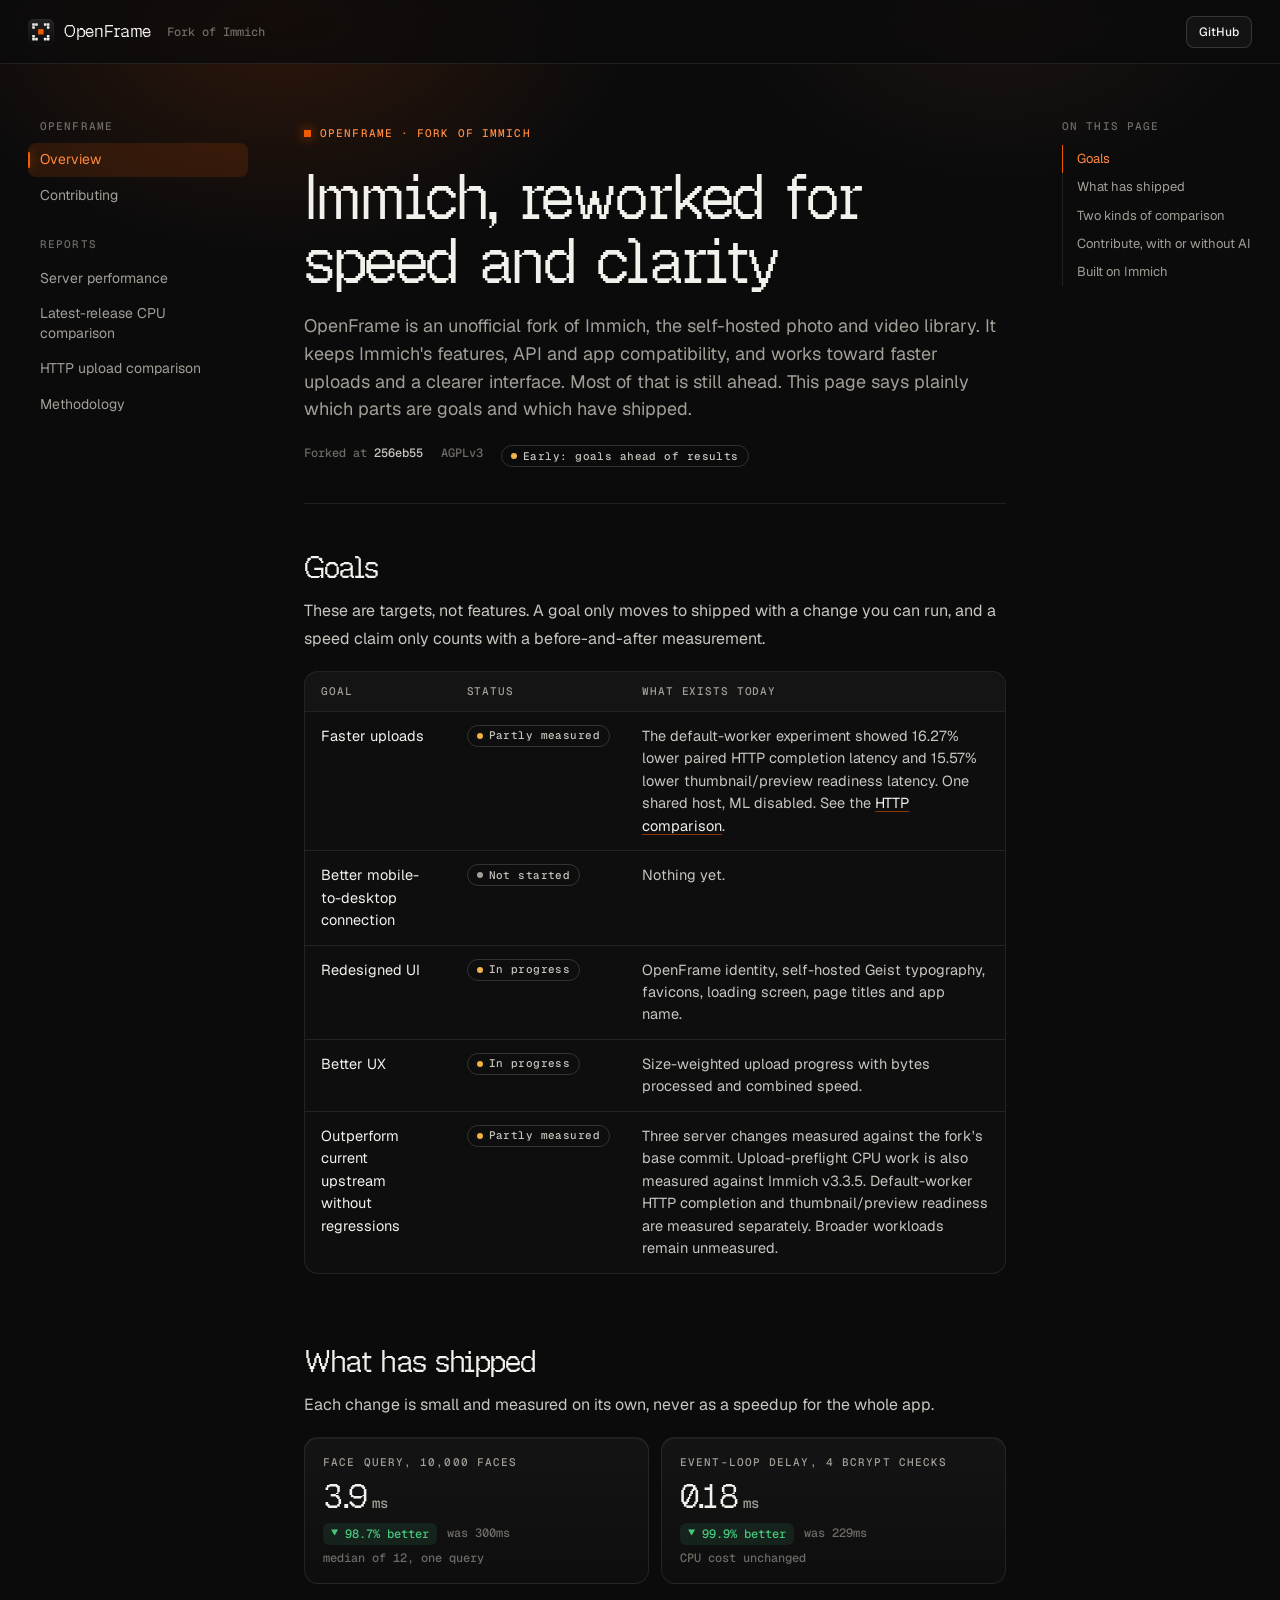
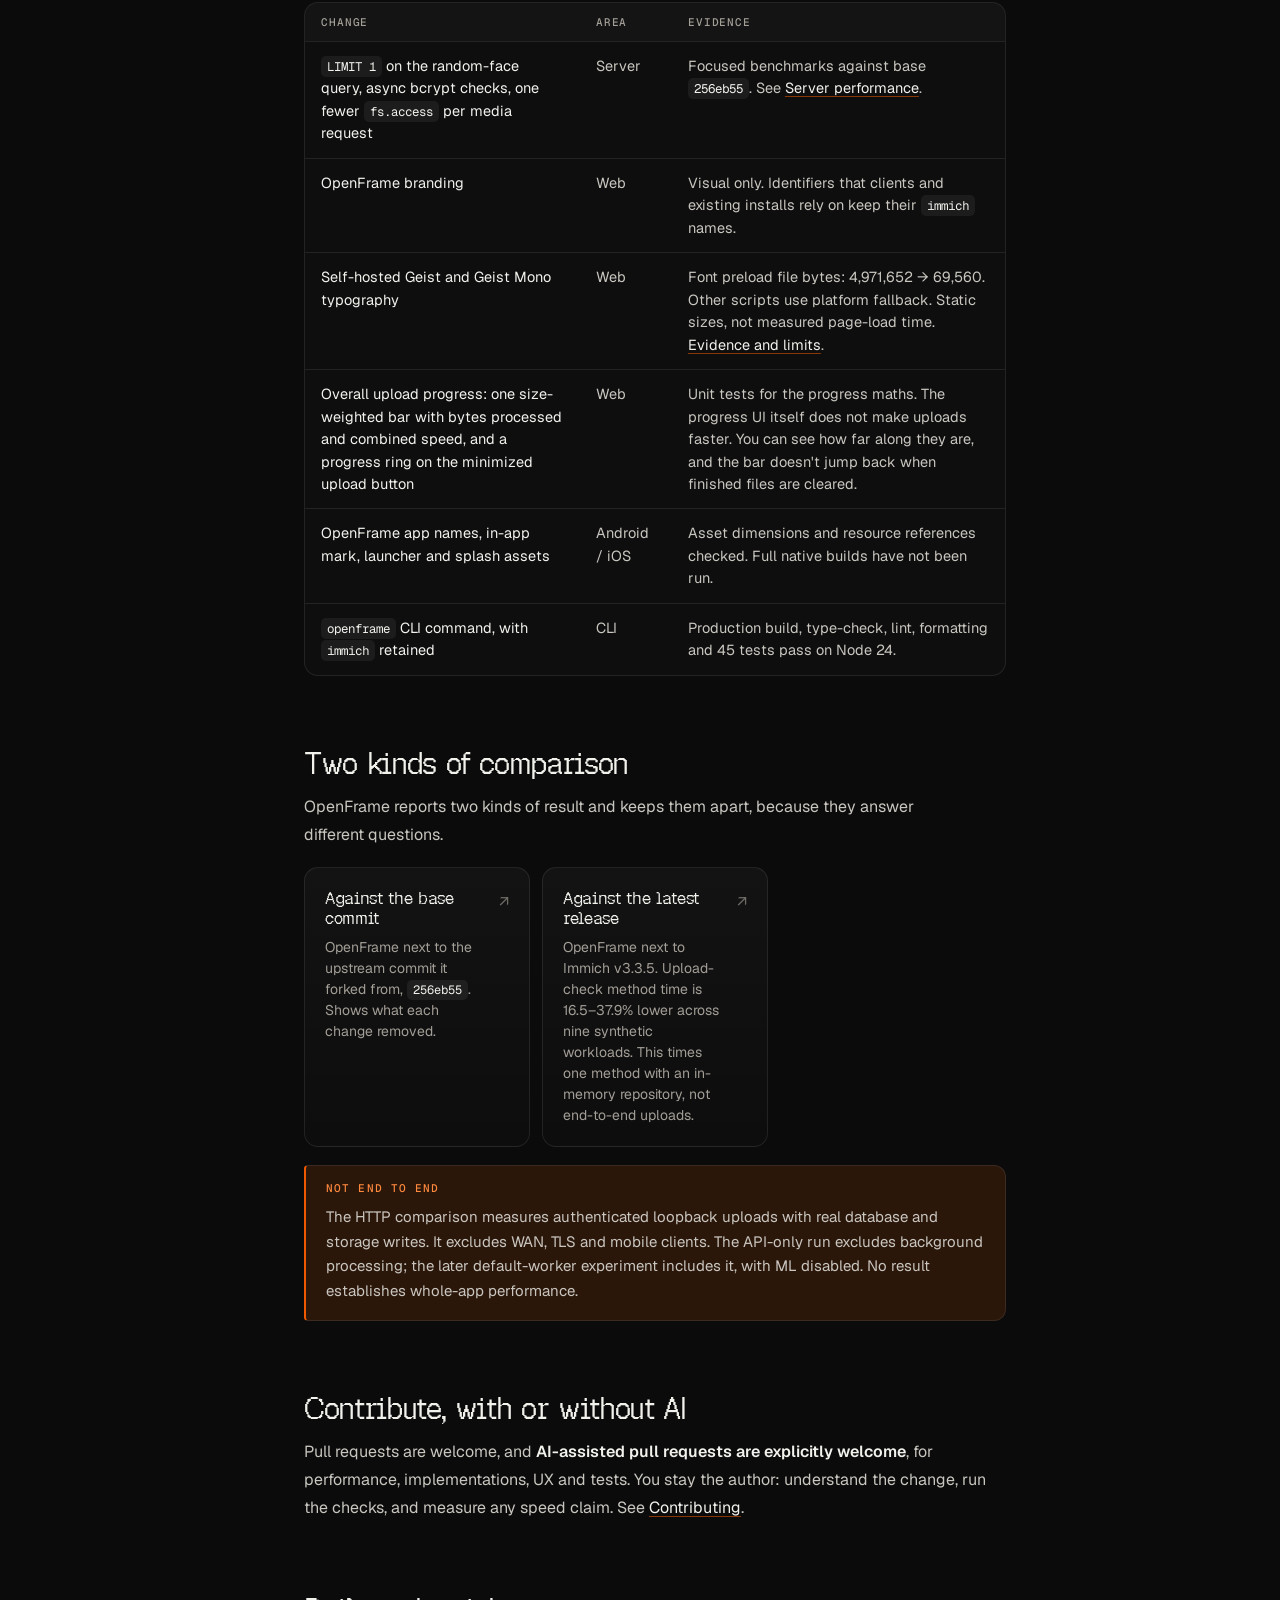
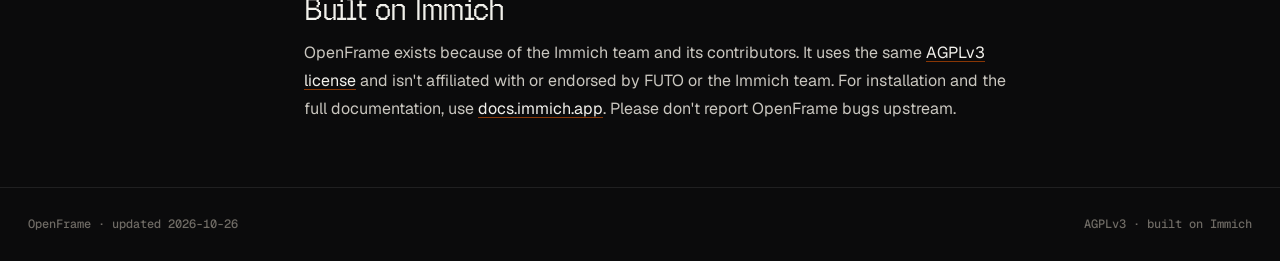
<file: docs-site/src/index.html>
<!doctype html>
<html lang="en">
<head>
  <title>OpenFrame · a self-hosted photo library, forked from Immich</title>
  <meta name="description" content="OpenFrame is an unofficial fork of Immich working toward faster uploads, a better mobile-to-desktop connection and a redesigned UI. What's a goal, what has shipped, and how to contribute, including with AI tools.">
  <meta charset="utf-8">
  <meta name="viewport" content="width=device-width, initial-scale=1">
  <link rel="icon" href="assets/favicon.svg" type="image/svg+xml">
  <link rel="stylesheet" href="assets/site.css">
  <script src="site.config.js"></script>
  <script src="assets/site.js" defer></script>
</head>
<body>
  <main class="doc-main">
    <header class="doc-head">
      <p class="eyebrow cap">OpenFrame · fork of Immich</p>
      <h1>Immich, reworked for speed and clarity</h1>
      <p class="lede">OpenFrame is an unofficial fork of Immich, the self-hosted photo and video library. It keeps Immich's features, API and app compatibility, and works toward faster uploads and a clearer interface. Most of that is still ahead. This page says plainly which parts are goals and which have shipped.</p>
      <div class="doc-meta"><span>Forked at <b>256eb55</b></span><span>AGPLv3</span><span class="badge warn">Early: goals ahead of results</span></div>
    </header>

    <article class="doc-body">
      <h2>Goals</h2>
      <p>These are targets, not features. A goal only moves to shipped with a change you can run, and a speed claim only counts with a before-and-after measurement.</p>
      <table>
        <thead><tr><th>Goal</th><th>Status</th><th>What exists today</th></tr></thead>
        <tbody>
          <tr><td>Faster uploads</td><td><span class="badge warn">Partly measured</span></td><td>The default-worker experiment showed 16.27% lower paired HTTP completion latency and 15.57% lower thumbnail/preview readiness latency. One shared host, ML disabled. See the <a href="http-comparison.html">HTTP comparison</a>.</td></tr>
          <tr><td>Better mobile-to-desktop connection</td><td><span class="badge">Not started</span></td><td>Nothing yet.</td></tr>
          <tr><td>Redesigned UI</td><td><span class="badge warn">In progress</span></td><td>OpenFrame identity, self-hosted Geist typography, favicons, loading screen, page titles and app name.</td></tr>
          <tr><td>Better UX</td><td><span class="badge warn">In progress</span></td><td>Size-weighted upload progress with bytes processed and combined speed.</td></tr>
          <tr><td>Outperform current upstream without regressions</td><td><span class="badge warn">Partly measured</span></td><td>Three server changes measured against the fork's base commit. Upload-preflight CPU work is also measured against Immich v3.3.5. Default-worker HTTP completion and thumbnail/preview readiness are measured separately. Broader workloads remain unmeasured.</td></tr>
        </tbody>
      </table>

      <h2>What has shipped</h2>
      <p>Each change is small and measured on its own, never as a speedup for the whole app.</p>
      <div class="stats">
        <div class="stat" data-label="Face query, 10,000 faces" data-value="3.9" data-before="300.3" data-unit="ms" data-better="lower" data-note="median of 12, one query"></div>
        <div class="stat" data-label="Event-loop delay, 4 bcrypt checks" data-value="0.18" data-before="229.2" data-unit="ms" data-better="lower" data-note="CPU cost unchanged"></div>
      </div>
      <table>
        <thead><tr><th>Change</th><th>Area</th><th>Evidence</th></tr></thead>
        <tbody>
          <tr><td><code>LIMIT 1</code> on the random-face query, async bcrypt checks, one fewer <code>fs.access</code> per media request</td><td>Server</td><td>Focused benchmarks against base <code>256eb55</code>. See <a href="performance.html">Server performance</a>.</td></tr>
          <tr><td>OpenFrame branding</td><td>Web</td><td>Visual only. Identifiers that clients and existing installs rely on keep their <code>immich</code> names.</td></tr>
          <tr><td>Self-hosted Geist and Geist Mono typography</td><td>Web</td><td>Font preload file bytes: 4,971,652 → 69,560. Other scripts use platform fallback. Static sizes, not measured page-load time. <a href="data/raw/font-payload.json">Evidence and limits</a>.</td></tr>
          <tr><td>Overall upload progress: one size-weighted bar with bytes processed and combined speed, and a progress ring on the minimized upload button</td><td>Web</td><td>Unit tests for the progress maths. The progress UI itself does not make uploads faster. You can see how far along they are, and the bar doesn't jump back when finished files are cleared.</td></tr>
          <tr><td>OpenFrame app names, in-app mark, launcher and splash assets</td><td>Android / iOS</td><td>Asset dimensions and resource references checked. Full native builds have not been run.</td></tr>
          <tr><td><code>openframe</code> CLI command, with <code>immich</code> retained</td><td>CLI</td><td>Production build, type-check, lint, formatting and 45 tests pass on Node 24.</td></tr>
        </tbody>
      </table>

      <h2>Two kinds of comparison</h2>
      <p>OpenFrame reports two kinds of result and keeps them apart, because they answer different questions.</p>
      <div class="cards">
        <a class="card" href="performance.html"><b>Against the base commit</b><span>OpenFrame next to the upstream commit it forked from, <code>256eb55</code>. Shows what each change removed.</span></a>
        <a class="card" href="release-comparison.html"><b>Against the latest release</b><span>OpenFrame next to Immich v3.3.5. Upload-check method time is 16.5–37.9% lower across nine synthetic workloads. This times one method with an in-memory repository, not end-to-end uploads.</span></a>
      </div>
      <div class="callout warn">
        <p class="cap">Not end to end</p>
        <p>The HTTP comparison measures authenticated loopback uploads with real database and storage writes. It excludes WAN, TLS and mobile clients. The API-only run excludes background processing; the later default-worker experiment includes it, with ML disabled. No result establishes whole-app performance.</p>
      </div>

      <h2>Contribute, with or without AI</h2>
      <p>Pull requests are welcome, and <strong>AI-assisted pull requests are explicitly welcome</strong>, for performance, implementations, UX and tests. You stay the author: understand the change, run the checks, and measure any speed claim. See <a href="contributing.html">Contributing</a>.</p>

      <h2>Built on Immich</h2>
      <p>OpenFrame exists because of the Immich team and its contributors. It uses the same <a href="https://github.com/immich-app/immich/blob/main/LICENSE">AGPLv3 license</a> and isn't affiliated with or endorsed by FUTO or the Immich team. For installation and the full documentation, use <a href="https://docs.immich.app/">docs.immich.app</a>. Please don't report OpenFrame bugs upstream.</p>
    </article>
  </main>
</body>
</html>
</file>
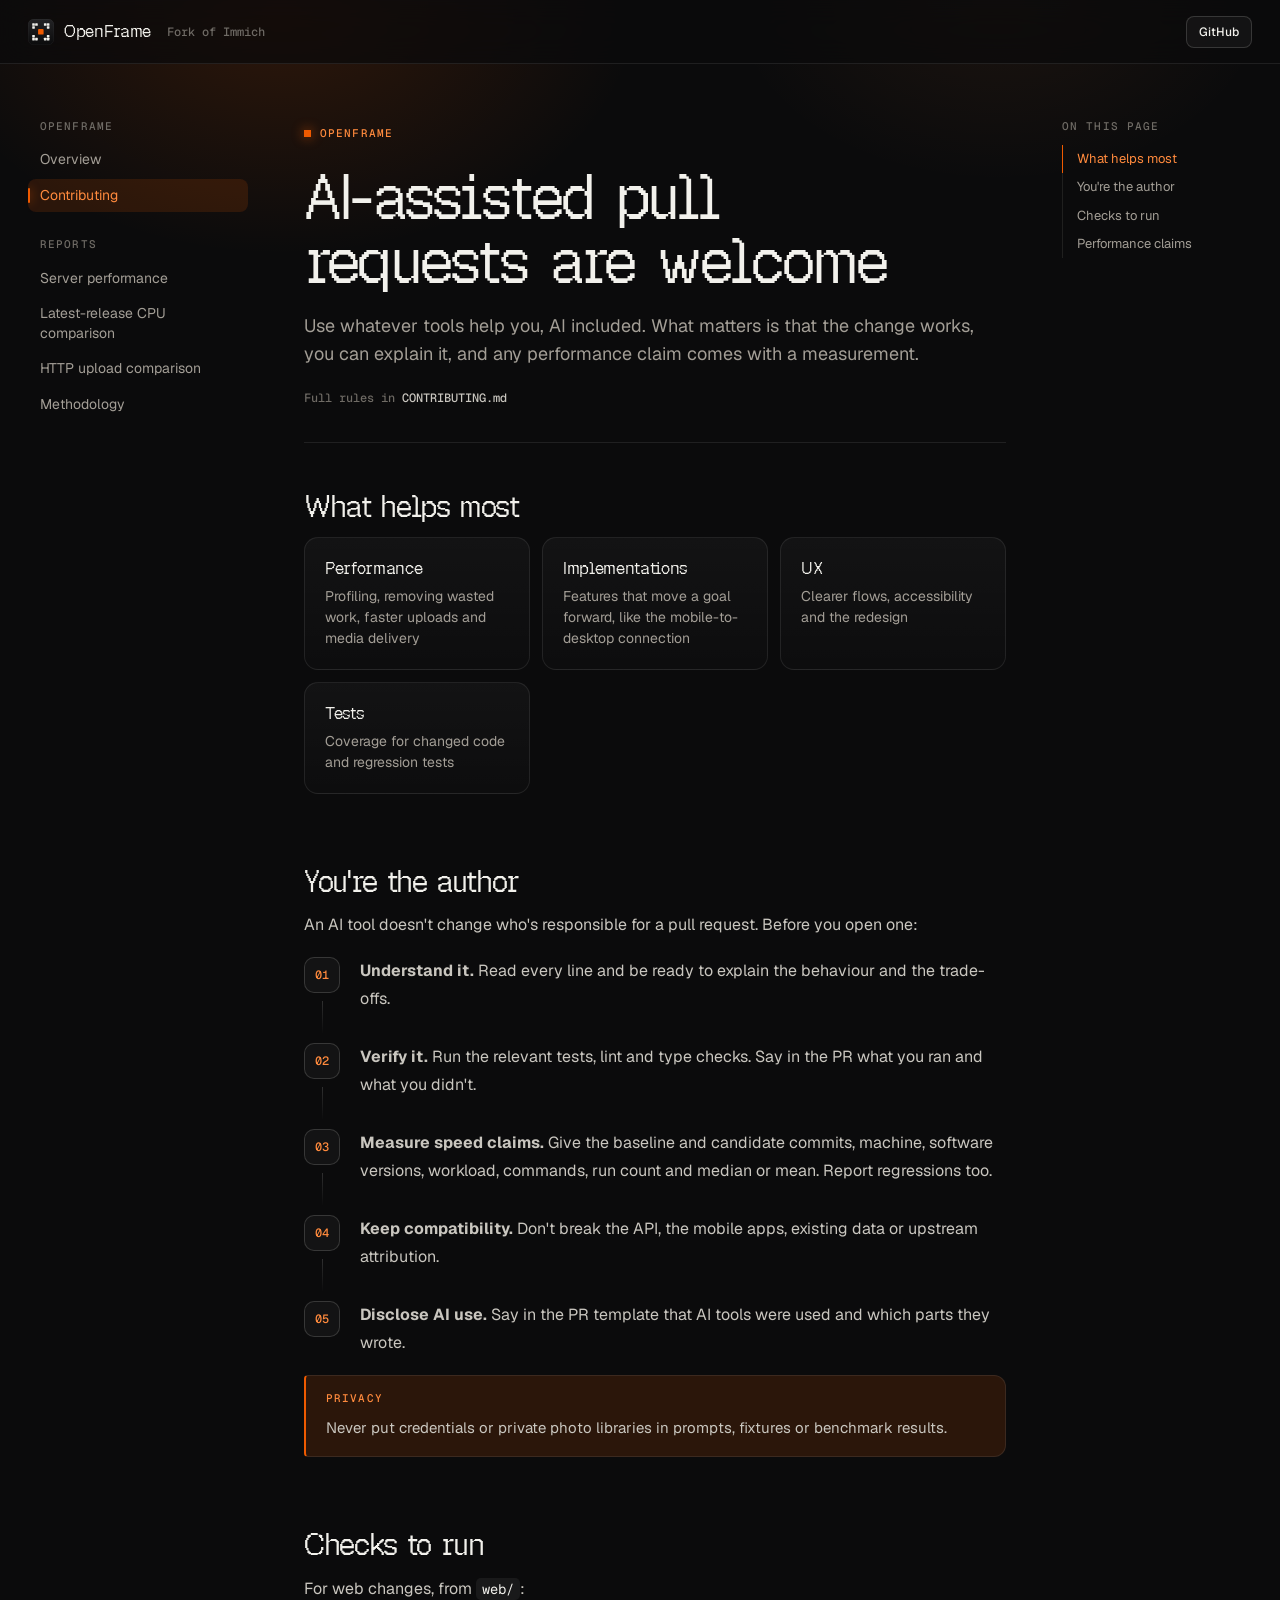
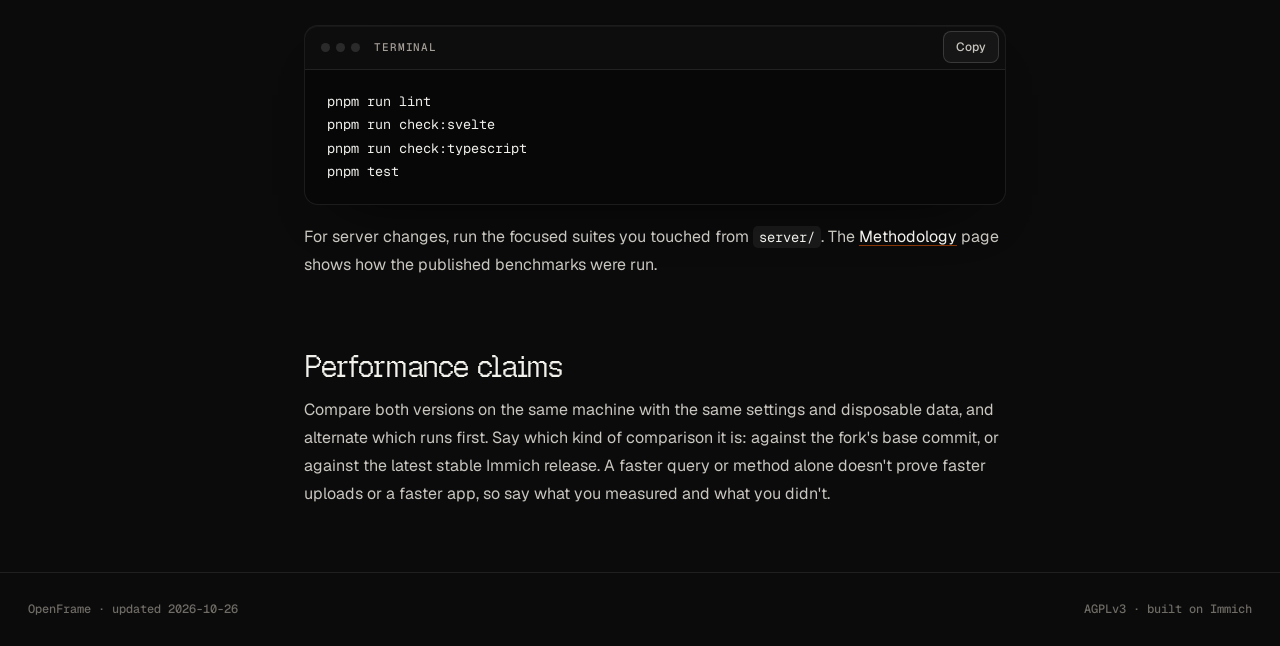
<file: docs-site/src/contributing.html>
<!doctype html>
<html lang="en">
<head>
  <title>Contributing · OpenFrame</title>
  <meta name="description" content="How to contribute to OpenFrame, including AI-assisted pull requests for performance, implementations, UX and tests, and what authors are responsible for.">
  <meta charset="utf-8">
  <meta name="viewport" content="width=device-width, initial-scale=1">
  <link rel="icon" href="assets/favicon.svg" type="image/svg+xml">
  <link rel="stylesheet" href="assets/site.css">
  <script src="site.config.js"></script>
  <script src="assets/site.js" defer></script>
</head>
<body>
  <main class="doc-main">
    <header class="doc-head">
      <p class="eyebrow cap">OpenFrame</p>
      <h1>AI-assisted pull requests are welcome</h1>
      <p class="lede">Use whatever tools help you, AI included. What matters is that the change works, you can explain it, and any performance claim comes with a measurement.</p>
      <div class="doc-meta"><span>Full rules in <b>CONTRIBUTING.md</b></span></div>
    </header>

    <article class="doc-body">
      <h2>What helps most</h2>
      <div class="cards">
        <div class="card"><b>Performance</b><span>Profiling, removing wasted work, faster uploads and media delivery</span></div>
        <div class="card"><b>Implementations</b><span>Features that move a goal forward, like the mobile-to-desktop connection</span></div>
        <div class="card"><b>UX</b><span>Clearer flows, accessibility and the redesign</span></div>
        <div class="card"><b>Tests</b><span>Coverage for changed code and regression tests</span></div>
      </div>

      <h2>You're the author</h2>
      <p>An AI tool doesn't change who's responsible for a pull request. Before you open one:</p>
      <ol class="steps">
        <li><div><b>Understand it.</b> Read every line and be ready to explain the behaviour and the trade-offs.</div></li>
        <li><div><b>Verify it.</b> Run the relevant tests, lint and type checks. Say in the PR what you ran and what you didn't.</div></li>
        <li><div><b>Measure speed claims.</b> Give the baseline and candidate commits, machine, software versions, workload, commands, run count and median or mean. Report regressions too.</div></li>
        <li><div><b>Keep compatibility.</b> Don't break the API, the mobile apps, existing data or upstream attribution.</div></li>
        <li><div><b>Disclose AI use.</b> Say in the PR template that AI tools were used and which parts they wrote.</div></li>
      </ol>
      <div class="callout warn">
        <p class="cap">Privacy</p>
        <p>Never put credentials or private photo libraries in prompts, fixtures or benchmark results.</p>
      </div>

      <h2>Checks to run</h2>
      <p>For web changes, from <code>web/</code>:</p>
      <pre data-title="terminal"><code>pnpm run lint
pnpm run check:svelte
pnpm run check:typescript
pnpm test</code></pre>
      <p>For server changes, run the focused suites you touched from <code>server/</code>. The <a href="methodology.html">Methodology</a> page shows how the published benchmarks were run.</p>

      <h2>Performance claims</h2>
      <p>Compare both versions on the same machine with the same settings and disposable data, and alternate which runs first. Say which kind of comparison it is: against the fork's base commit, or against the latest stable Immich release. A faster query or method alone doesn't prove faster uploads or a faster app, so say what you measured and what you didn't.</p>
    </article>
  </main>
</body>
</html>
</file>
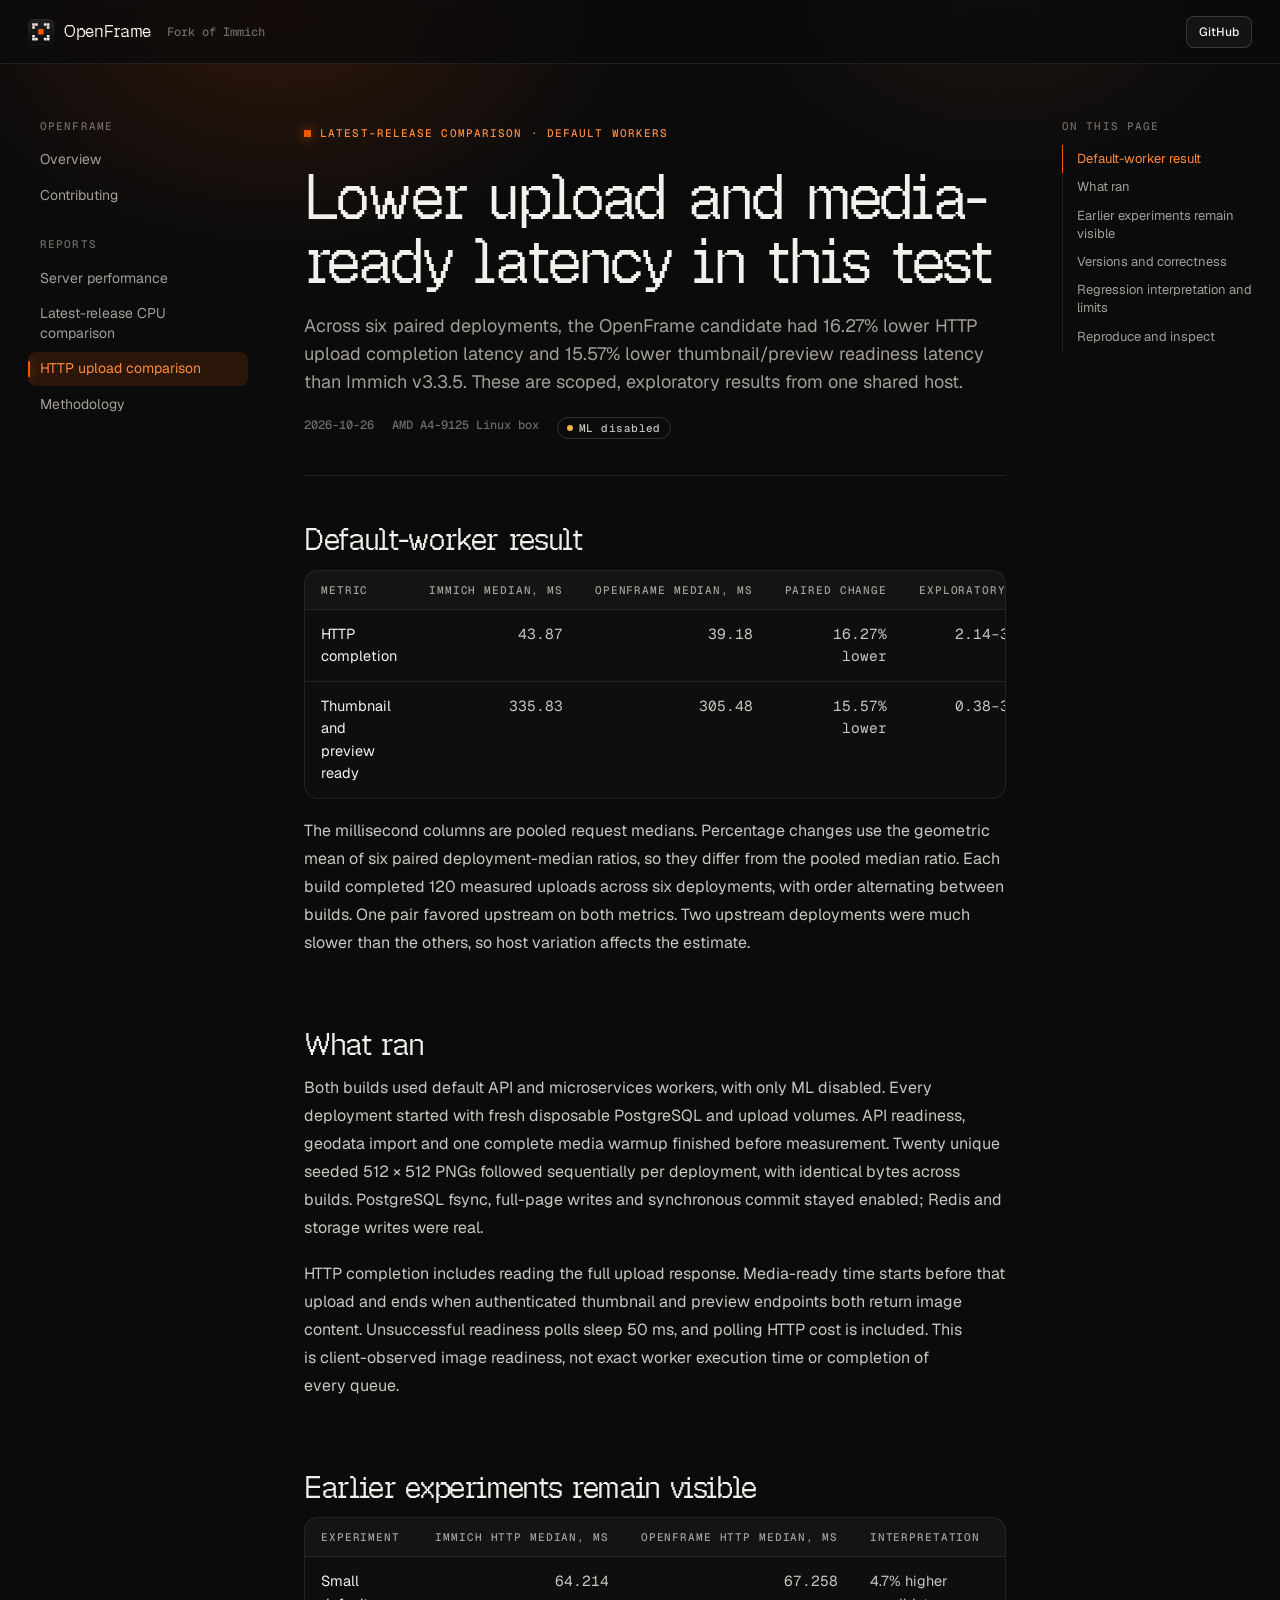
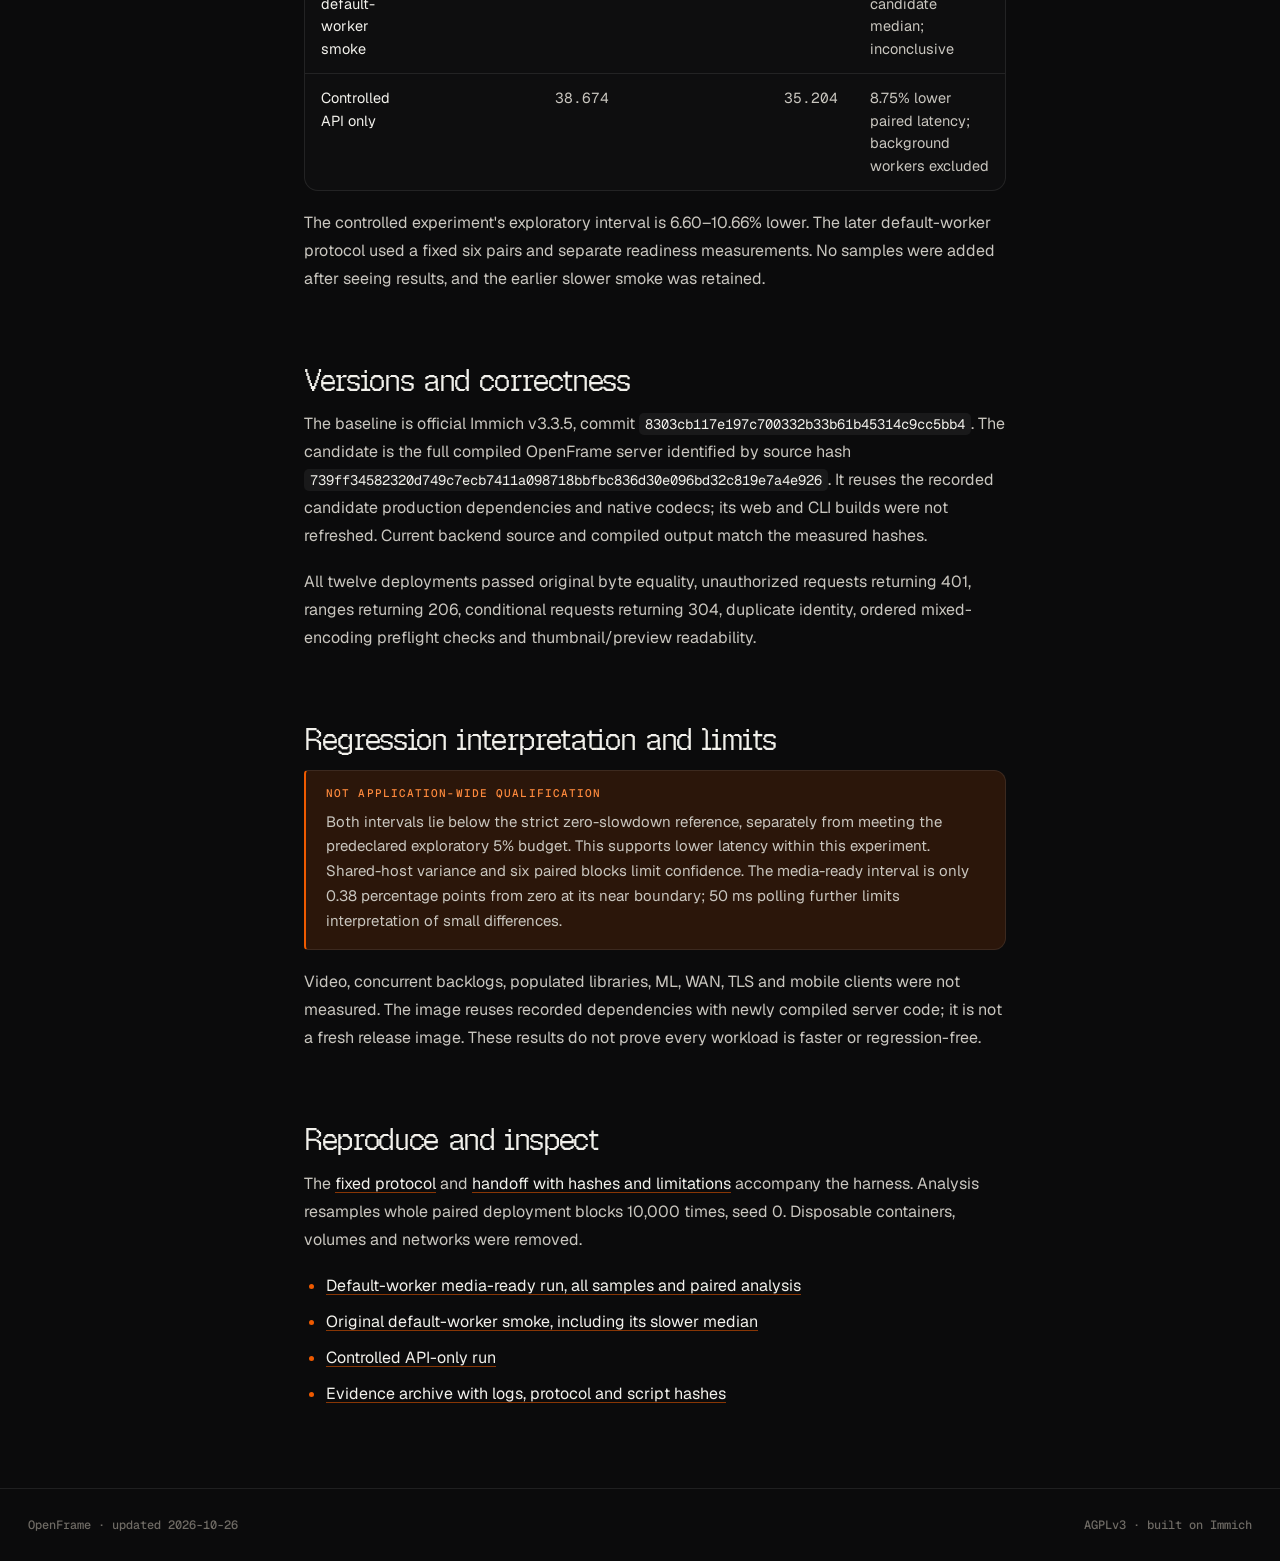
<file: docs-site/src/http-comparison.html>
<!doctype html>
<html lang="en"><head><meta charset="utf-8"><meta name="viewport" content="width=device-width, initial-scale=1">
<title>HTTP and media-ready comparison · OpenFrame</title><meta name="description" content="OpenFrame and Immich v3.3.5 tested with default workers, authenticated HTTP, durable PostgreSQL and disposable storage. Raw evidence and measurement limits.">
<link rel="icon" href="assets/favicon.svg" type="image/svg+xml"><link rel="stylesheet" href="assets/site.css"><script src="site.config.js"></script><script src="assets/site.js" defer></script>
</head><body><main class="doc-main"><header class="doc-head"><p class="eyebrow cap">Latest-release comparison · default workers</p><h1>Lower upload and media-ready latency in this test</h1>
<p class="lede">Across six paired deployments, the OpenFrame candidate had 16.27% lower HTTP upload completion latency and 15.57% lower thumbnail/preview readiness latency than Immich v3.3.5. These are scoped, exploratory results from one shared host.</p><div class="doc-meta"><span>2026-10-26</span><span>AMD A4-9125 Linux box</span><span class="badge warn">ML disabled</span></div></header>
<article class="doc-body"><h2>Default-worker result</h2><table><thead><tr><th>Metric</th><th>Immich median, ms</th><th>OpenFrame median, ms</th><th>Paired change</th><th>Exploratory 95% interval</th></tr></thead><tbody><tr><td>HTTP completion</td><td class="num">43.87</td><td class="num">39.18</td><td class="num">16.27% lower</td><td class="num">2.14–31.58% lower</td></tr>
<tr><td>Thumbnail and preview ready</td><td class="num">335.83</td><td class="num">305.48</td><td class="num">15.57% lower</td><td class="num">0.38–31.60% lower</td></tr></tbody></table>
<p>The millisecond columns are pooled request medians. Percentage changes use the geometric mean of six paired deployment-median ratios, so they differ from the pooled median ratio. Each build completed 120 measured uploads across six deployments, with order alternating between builds. One pair favored upstream on both metrics. Two upstream deployments were much slower than the others, so host variation affects the estimate.</p>
<h2>What ran</h2><p>Both builds used default API and microservices workers, with only ML disabled. Every deployment started with fresh disposable PostgreSQL and upload volumes. API readiness, geodata import and one complete media warmup finished before measurement. Twenty unique seeded 512 × 512 PNGs followed sequentially per deployment, with identical bytes across builds. PostgreSQL fsync, full-page writes and synchronous commit stayed enabled; Redis and storage writes were real.</p>
<p>HTTP completion includes reading the full upload response. Media-ready time starts before that upload and ends when authenticated thumbnail and preview endpoints both return image content. Unsuccessful readiness polls sleep 50 ms, and polling HTTP cost is included. This is client-observed image readiness, not exact worker execution time or completion of every queue.</p>
<h2>Earlier experiments remain visible</h2><table><thead><tr><th>Experiment</th><th>Immich HTTP median, ms</th><th>OpenFrame HTTP median, ms</th><th>Interpretation</th></tr></thead><tbody>
<tr><td>Small default-worker smoke</td><td class="num">64.214</td><td class="num">67.258</td><td>4.7% higher candidate median; inconclusive</td></tr>
<tr><td>Controlled API only</td><td class="num">38.674</td><td class="num">35.204</td><td>8.75% lower paired latency; background workers excluded</td></tr></tbody></table>
<p>The controlled experiment's exploratory interval is 6.60–10.66% lower. The later default-worker protocol used a fixed six pairs and separate readiness measurements. No samples were added after seeing results, and the earlier slower smoke was retained.</p>
<h2>Versions and correctness</h2><p>The baseline is official Immich v3.3.5, commit <code>8303cb117e197c700332b33b61b45314c9cc5bb4</code>. The candidate is the full compiled OpenFrame server identified by source hash <code>739ff34582320d749c7ecb7411a098718bbfbc836d30e096bd32c819e7a4e926</code>. It reuses the recorded candidate production dependencies and native codecs; its web and CLI builds were not refreshed. Current backend source and compiled output match the measured hashes.</p>
<p>All twelve deployments passed original byte equality, unauthorized requests returning 401, ranges returning 206, conditional requests returning 304, duplicate identity, ordered mixed-encoding preflight checks and thumbnail/preview readability.</p>
<h2>Regression interpretation and limits</h2><div class="callout warn"><p class="cap">Not application-wide qualification</p><p>Both intervals lie below the strict zero-slowdown reference, separately from meeting the predeclared exploratory 5% budget. This supports lower latency within this experiment. Shared-host variance and six paired blocks limit confidence. The media-ready interval is only 0.38 percentage points from zero at its near boundary; 50 ms polling further limits interpretation of small differences.</p></div>
<p>Video, concurrent backlogs, populated libraries, ML, WAN, TLS and mobile clients were not measured. The image reuses recorded dependencies with newly compiled server code; it is not a fresh release image. These results do not prove every workload is faster or regression-free.</p>
<h2>Reproduce and inspect</h2><p>The <a href="https://github.com/Ghoststack0/OpenFrame/blob/main/server/test/benchmarks/MEDIA-READY-PROTOCOL.md">fixed protocol</a> and <a href="https://github.com/Ghoststack0/OpenFrame/blob/main/server/test/benchmarks/MEDIA-READY-RESULTS.md">handoff with hashes and limitations</a> accompany the harness. Analysis resamples whole paired deployment blocks 10,000 times, seed 0. Disposable containers, volumes and networks were removed.</p>
<ul><li><a href="data/raw/http-upload-media-ready.json">Default-worker media-ready run, all samples and paired analysis</a></li><li><a href="data/raw/http-upload-linux.json">Original default-worker smoke, including its slower median</a></li><li><a href="data/raw/http-upload-linux-controlled.json">Controlled API-only run</a></li><li><a href="https://github.com/Ghoststack0/OpenFrame/blob/main/server/test/benchmarks/results/media-ready-evidence.tar.gz">Evidence archive with logs, protocol and script hashes</a></li></ul></article></main></body></html>
</file>
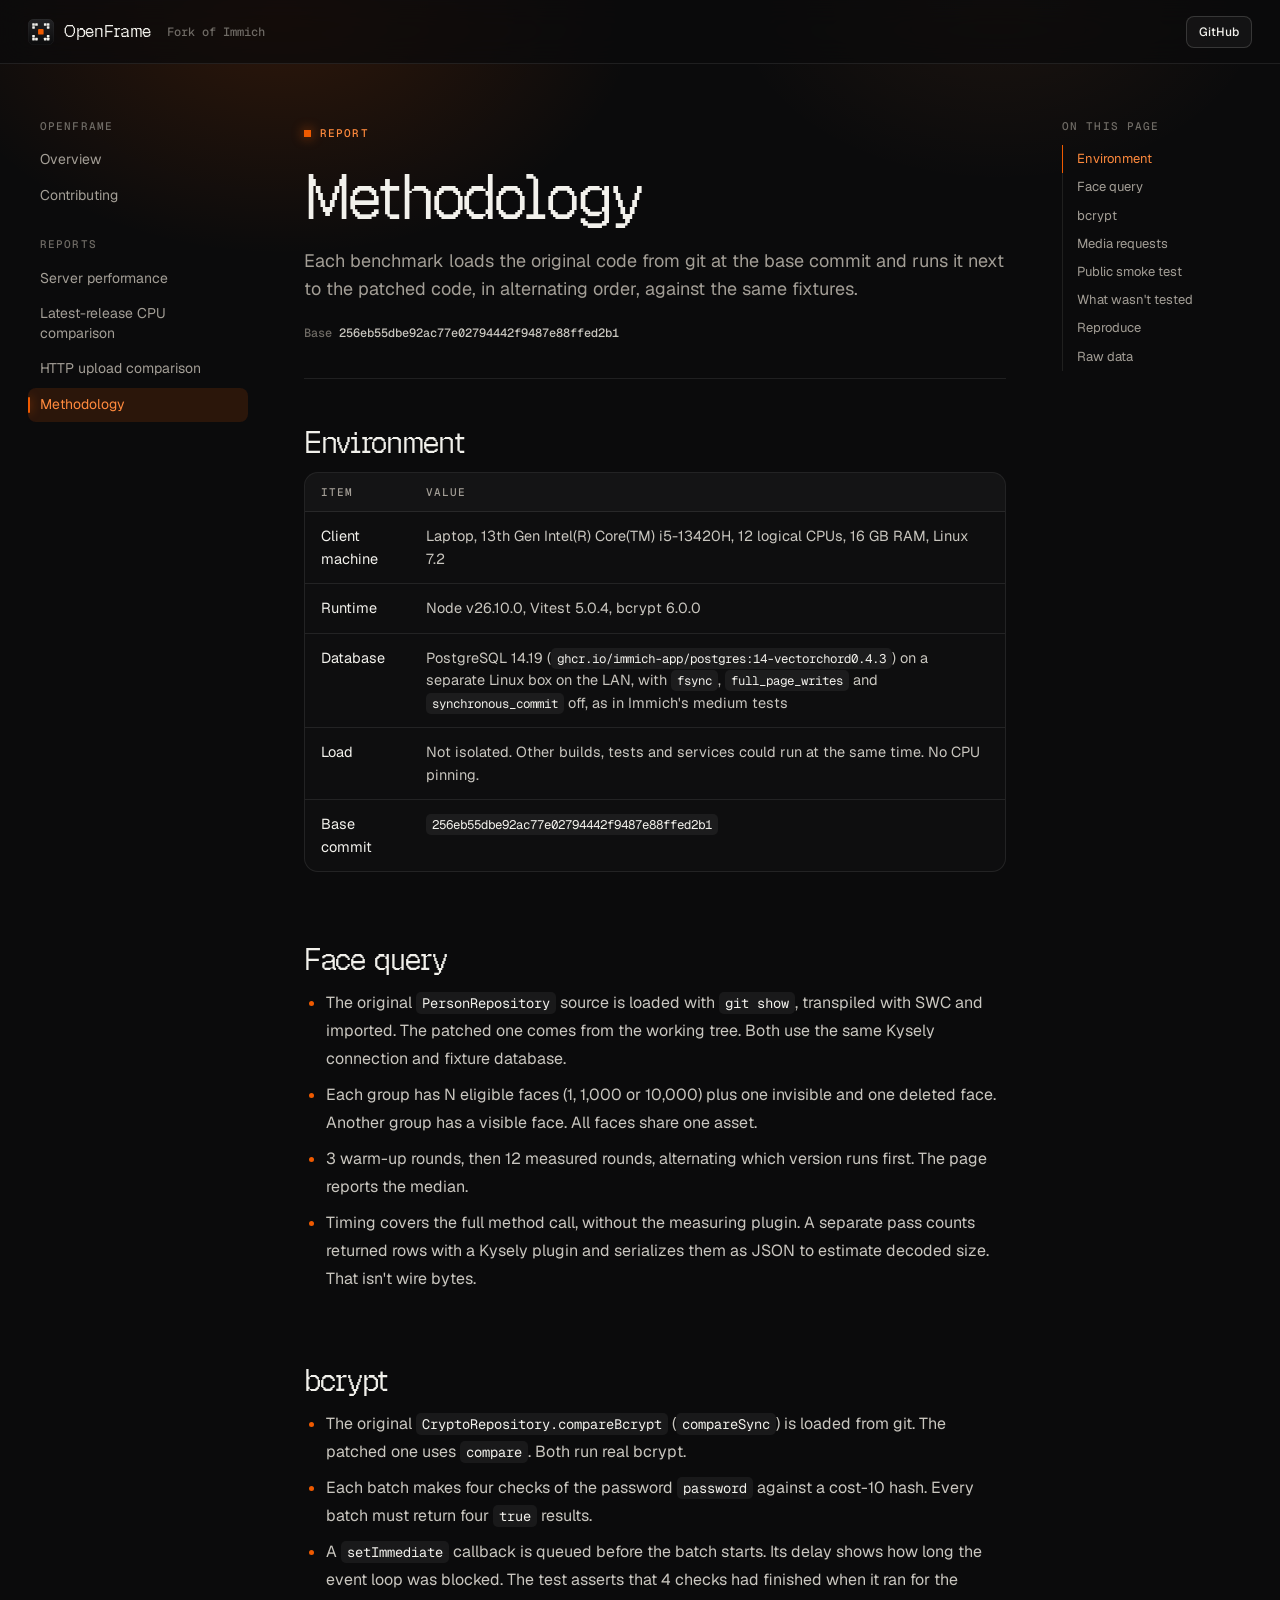
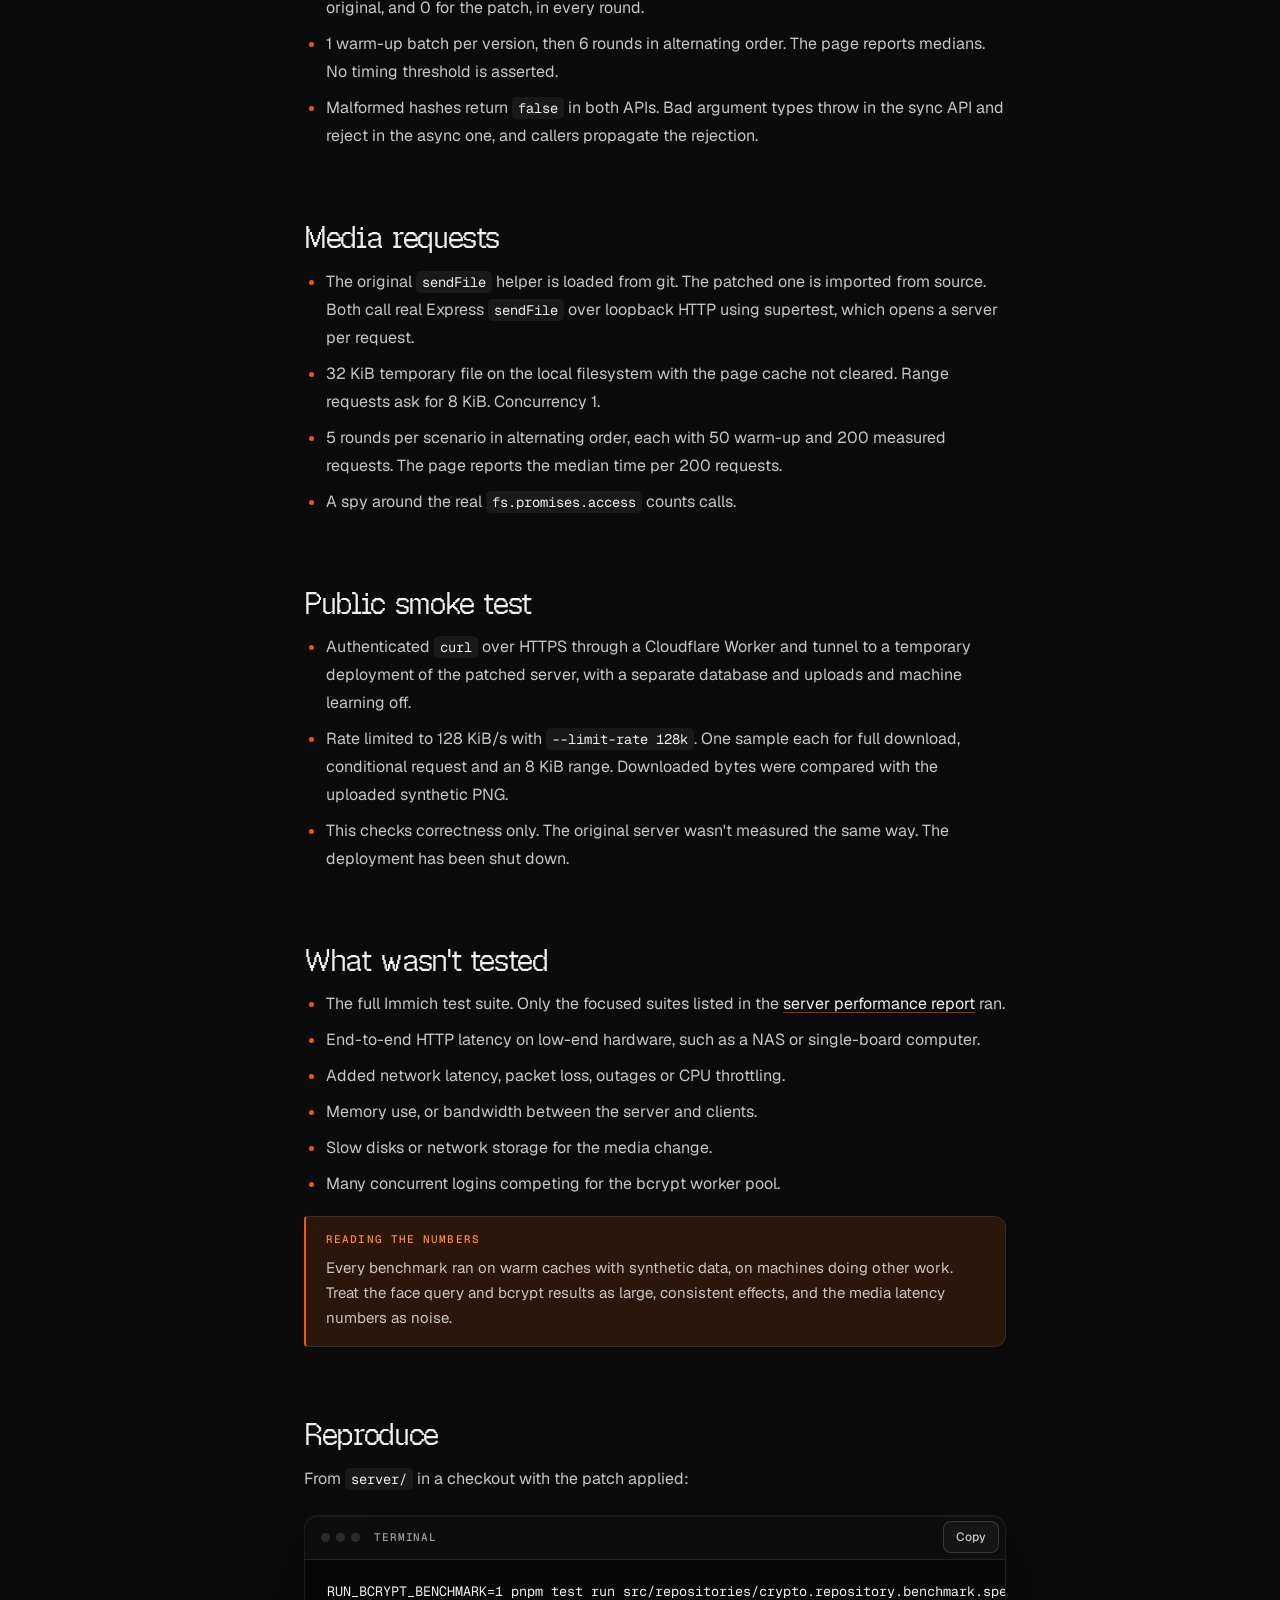
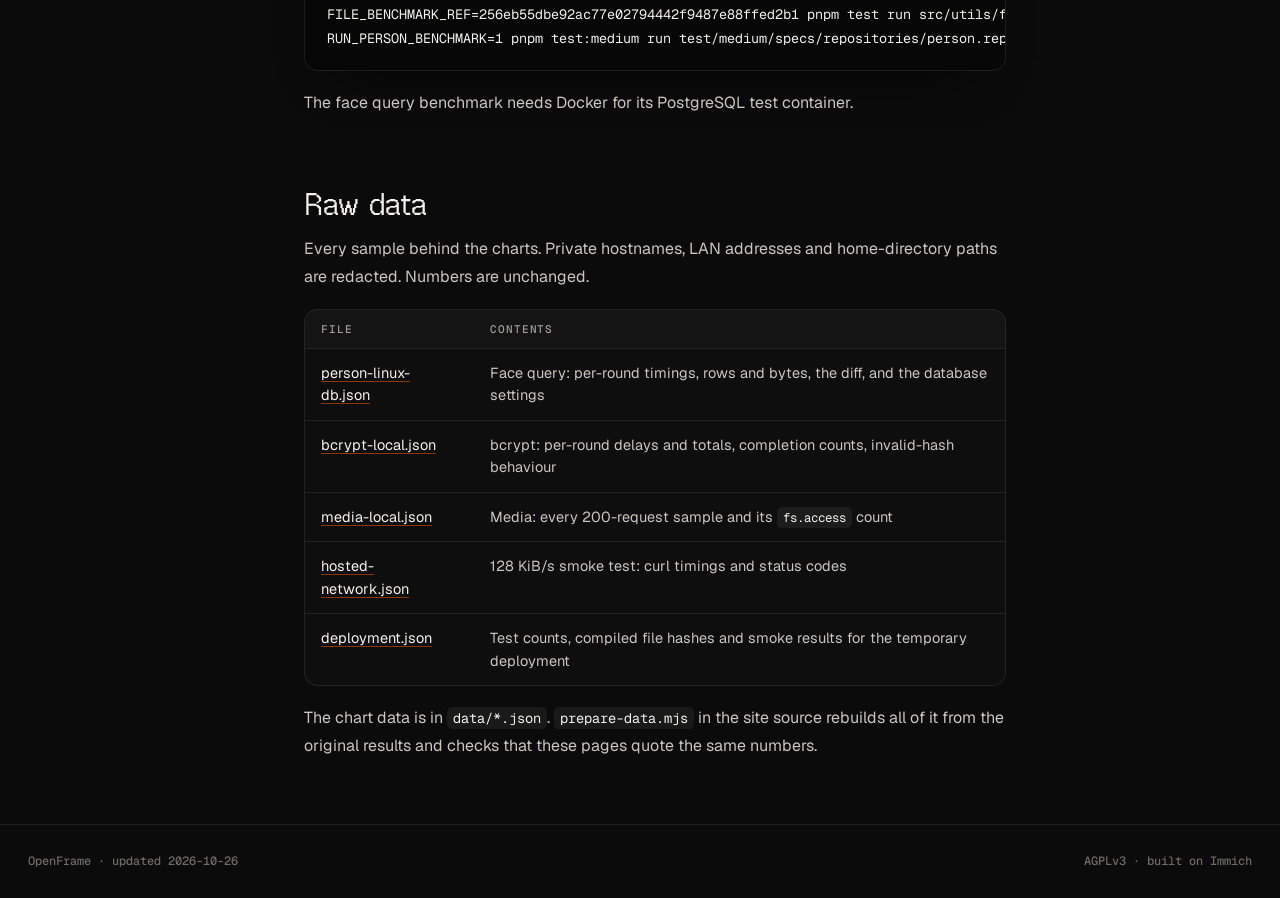
<file: docs-site/src/methodology.html>
<!doctype html>
<html lang="en">
<head>
  <meta charset="utf-8">
  <meta name="viewport" content="width=device-width, initial-scale=1">
  <title>Methodology · OpenFrame</title>
  <meta name="description" content="How the Immich face query, bcrypt and media benchmarks were measured, what they leave out, and the raw data.">
  <link rel="icon" href="assets/favicon.svg" type="image/svg+xml">
  <link rel="stylesheet" href="assets/site.css">
  <script src="site.config.js"></script>
  <script src="assets/site.js" defer></script>
</head>
<body>
  <main class="doc-main">
    <header class="doc-head">
      <p class="eyebrow cap">Report</p>
      <h1>Methodology</h1>
      <p class="lede">Each benchmark loads the original code from git at the base commit and runs it next to the patched code, in alternating order, against the same fixtures.</p>
      <div class="doc-meta"><span>Base <b>256eb55dbe92ac77e02794442f9487e88ffed2b1</b></span></div>
    </header>

    <article class="doc-body">
      <h2>Environment</h2>
      <table>
        <thead><tr><th>Item</th><th>Value</th></tr></thead>
        <tbody>
          <tr><td>Client machine</td><td>Laptop, 13th Gen Intel(R) Core(TM) i5-13420H, 12 logical CPUs, 16 GB RAM, Linux 7.2</td></tr>
          <tr><td>Runtime</td><td>Node v26.10.0, Vitest 5.0.4, bcrypt 6.0.0</td></tr>
          <tr><td>Database</td><td>PostgreSQL 14.19 (<code>ghcr.io/immich-app/postgres:14-vectorchord0.4.3</code>) on a separate Linux box on the LAN, with <code>fsync</code>, <code>full_page_writes</code> and <code>synchronous_commit</code> off, as in Immich's medium tests</td></tr>
          <tr><td>Load</td><td>Not isolated. Other builds, tests and services could run at the same time. No CPU pinning.</td></tr>
          <tr><td>Base commit</td><td><code>256eb55dbe92ac77e02794442f9487e88ffed2b1</code></td></tr>
        </tbody>
      </table>

      <h2>Face query</h2>
      <ul>
        <li>The original <code>PersonRepository</code> source is loaded with <code>git show</code>, transpiled with SWC and imported. The patched one comes from the working tree. Both use the same Kysely connection and fixture database.</li>
        <li>Each group has N eligible faces (1, 1,000 or 10,000) plus one invisible and one deleted face. Another group has a visible face. All faces share one asset.</li>
        <li>3 warm-up rounds, then 12 measured rounds, alternating which version runs first. The page reports the median.</li>
        <li>Timing covers the full method call, without the measuring plugin. A separate pass counts returned rows with a Kysely plugin and serializes them as JSON to estimate decoded size. That isn't wire bytes.</li>
      </ul>

      <h2>bcrypt</h2>
      <ul>
        <li>The original <code>CryptoRepository.compareBcrypt</code> (<code>compareSync</code>) is loaded from git. The patched one uses <code>compare</code>. Both run real bcrypt.</li>
        <li>Each batch makes four checks of the password <code>password</code> against a cost-10 hash. Every batch must return four <code>true</code> results.</li>
        <li>A <code>setImmediate</code> callback is queued before the batch starts. Its delay shows how long the event loop was blocked. The test asserts that 4 checks had finished when it ran for the original, and 0 for the patch, in every round.</li>
        <li>1 warm-up batch per version, then 6 rounds in alternating order. The page reports medians. No timing threshold is asserted.</li>
        <li>Malformed hashes return <code>false</code> in both APIs. Bad argument types throw in the sync API and reject in the async one, and callers propagate the rejection.</li>
      </ul>

      <h2>Media requests</h2>
      <ul>
        <li>The original <code>sendFile</code> helper is loaded from git. The patched one is imported from source. Both call real Express <code>sendFile</code> over loopback HTTP using supertest, which opens a server per request.</li>
        <li>32 KiB temporary file on the local filesystem with the page cache not cleared. Range requests ask for 8 KiB. Concurrency 1.</li>
        <li>5 rounds per scenario in alternating order, each with 50 warm-up and 200 measured requests. The page reports the median time per 200 requests.</li>
        <li>A spy around the real <code>fs.promises.access</code> counts calls.</li>
      </ul>

      <h2>Public smoke test</h2>
      <ul>
        <li>Authenticated <code>curl</code> over HTTPS through a Cloudflare Worker and tunnel to a temporary deployment of the patched server, with a separate database and uploads and machine learning off.</li>
        <li>Rate limited to 128 KiB/s with <code>--limit-rate 128k</code>. One sample each for full download, conditional request and an 8 KiB range. Downloaded bytes were compared with the uploaded synthetic PNG.</li>
        <li>This checks correctness only. The original server wasn't measured the same way. The deployment has been shut down.</li>
      </ul>

      <h2>What wasn't tested</h2>
      <ul>
        <li>The full Immich test suite. Only the focused suites listed in the <a href="performance.html">server performance report</a> ran.</li>
        <li>End-to-end HTTP latency on low-end hardware, such as a NAS or single-board computer.</li>
        <li>Added network latency, packet loss, outages or CPU throttling.</li>
        <li>Memory use, or bandwidth between the server and clients.</li>
        <li>Slow disks or network storage for the media change.</li>
        <li>Many concurrent logins competing for the bcrypt worker pool.</li>
      </ul>
      <div class="callout warn">
        <p class="cap">Reading the numbers</p>
        <p>Every benchmark ran on warm caches with synthetic data, on machines doing other work. Treat the face query and bcrypt results as large, consistent effects, and the media latency numbers as noise.</p>
      </div>

      <h2>Reproduce</h2>
      <p>From <code>server/</code> in a checkout with the patch applied:</p>
      <pre data-title="terminal"><code>RUN_BCRYPT_BENCHMARK=1 pnpm test run src/repositories/crypto.repository.benchmark.spec.ts
FILE_BENCHMARK_REF=256eb55dbe92ac77e02794442f9487e88ffed2b1 pnpm test run src/utils/file.spec.ts
RUN_PERSON_BENCHMARK=1 pnpm test:medium run test/medium/specs/repositories/person.repository.benchmark.spec.ts</code></pre>
      <p>The face query benchmark needs Docker for its PostgreSQL test container.</p>

      <h2>Raw data</h2>
      <p>Every sample behind the charts. Private hostnames, LAN addresses and home-directory paths are redacted. Numbers are unchanged.</p>
      <table>
        <thead><tr><th>File</th><th>Contents</th></tr></thead>
        <tbody>
          <tr><td><a href="data/raw/person-linux-db.json" download>person-linux-db.json</a></td><td>Face query: per-round timings, rows and bytes, the diff, and the database settings</td></tr>
          <tr><td><a href="data/raw/bcrypt-local.json" download>bcrypt-local.json</a></td><td>bcrypt: per-round delays and totals, completion counts, invalid-hash behaviour</td></tr>
          <tr><td><a href="data/raw/media-local.json" download>media-local.json</a></td><td>Media: every 200-request sample and its <code>fs.access</code> count</td></tr>
          <tr><td><a href="data/raw/hosted-network.json" download>hosted-network.json</a></td><td>128 KiB/s smoke test: curl timings and status codes</td></tr>
          <tr><td><a href="data/raw/deployment.json" download>deployment.json</a></td><td>Test counts, compiled file hashes and smoke results for the temporary deployment</td></tr>
        </tbody>
      </table>
      <p>The chart data is in <code>data/*.json</code>. <code>prepare-data.mjs</code> in the site source rebuilds all of it from the original results and checks that these pages quote the same numbers.</p>
    </article>
  </main>
</body>
</html>
</file>
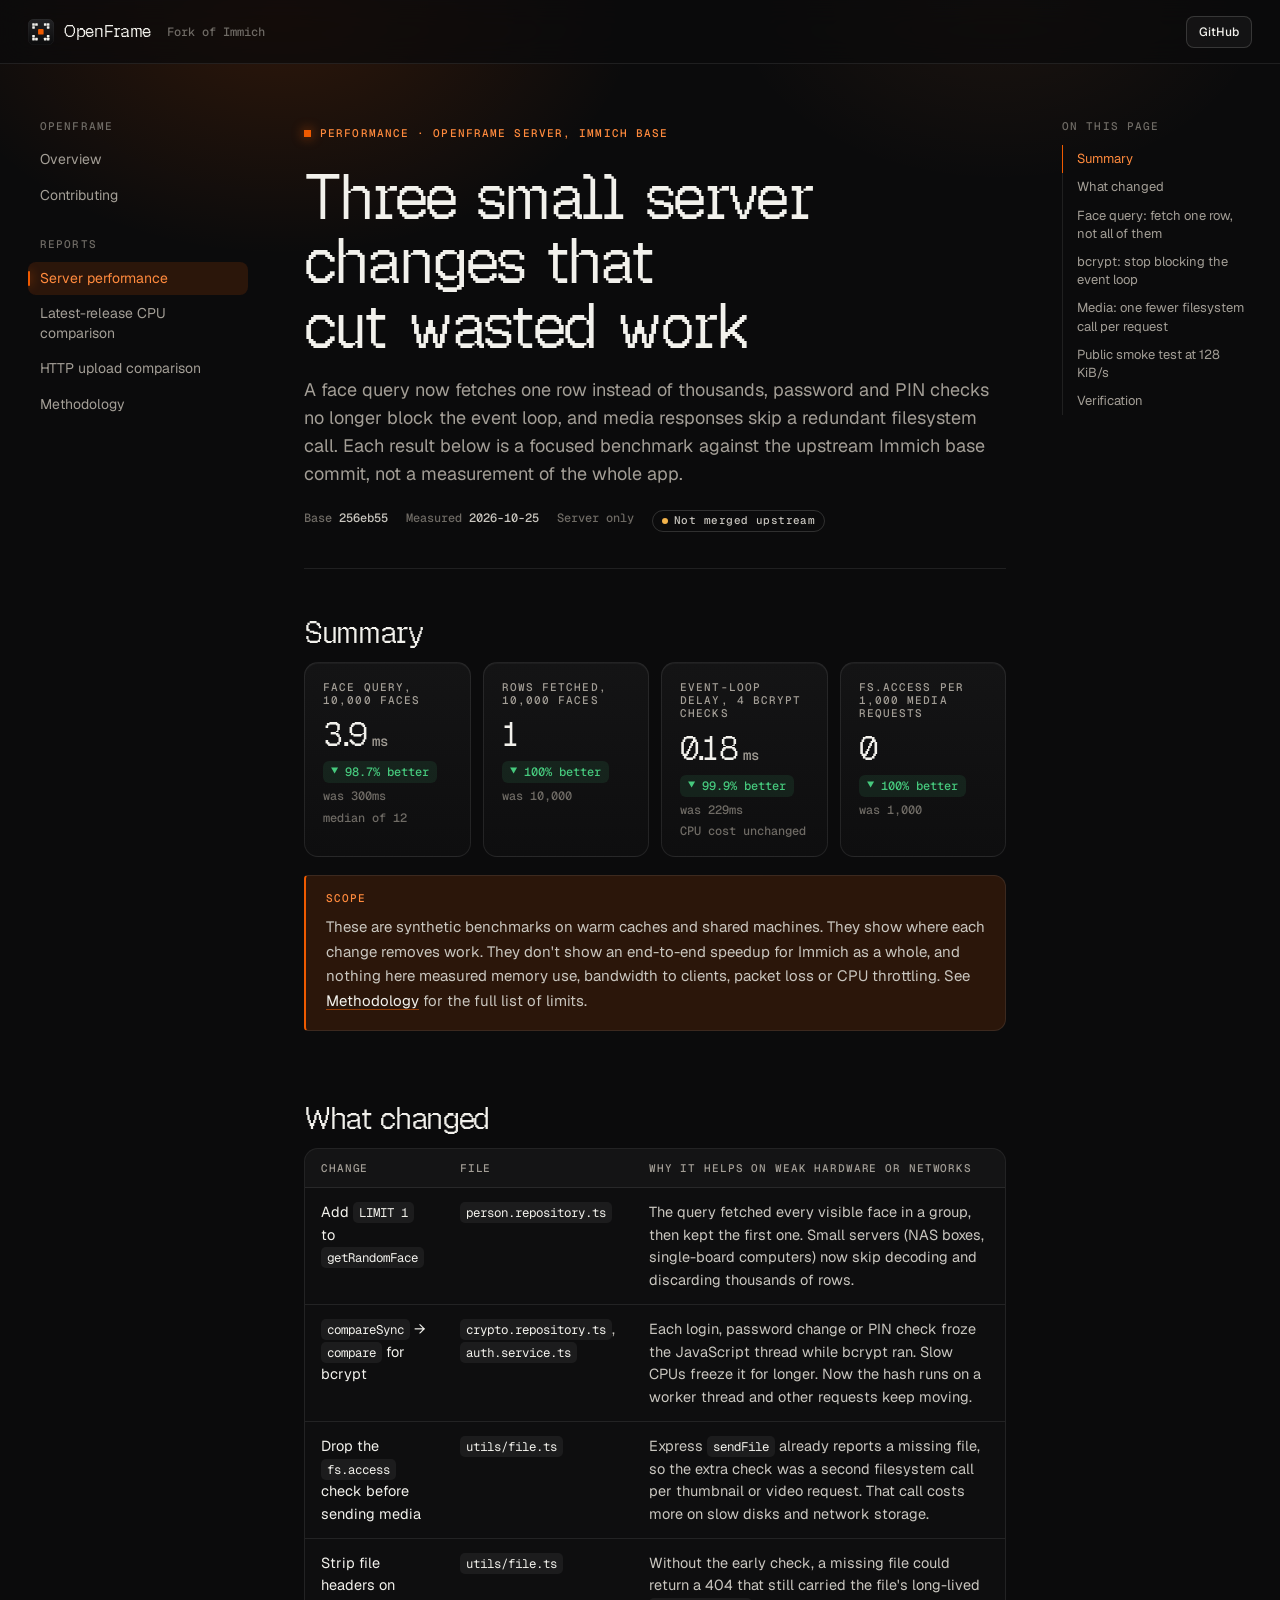
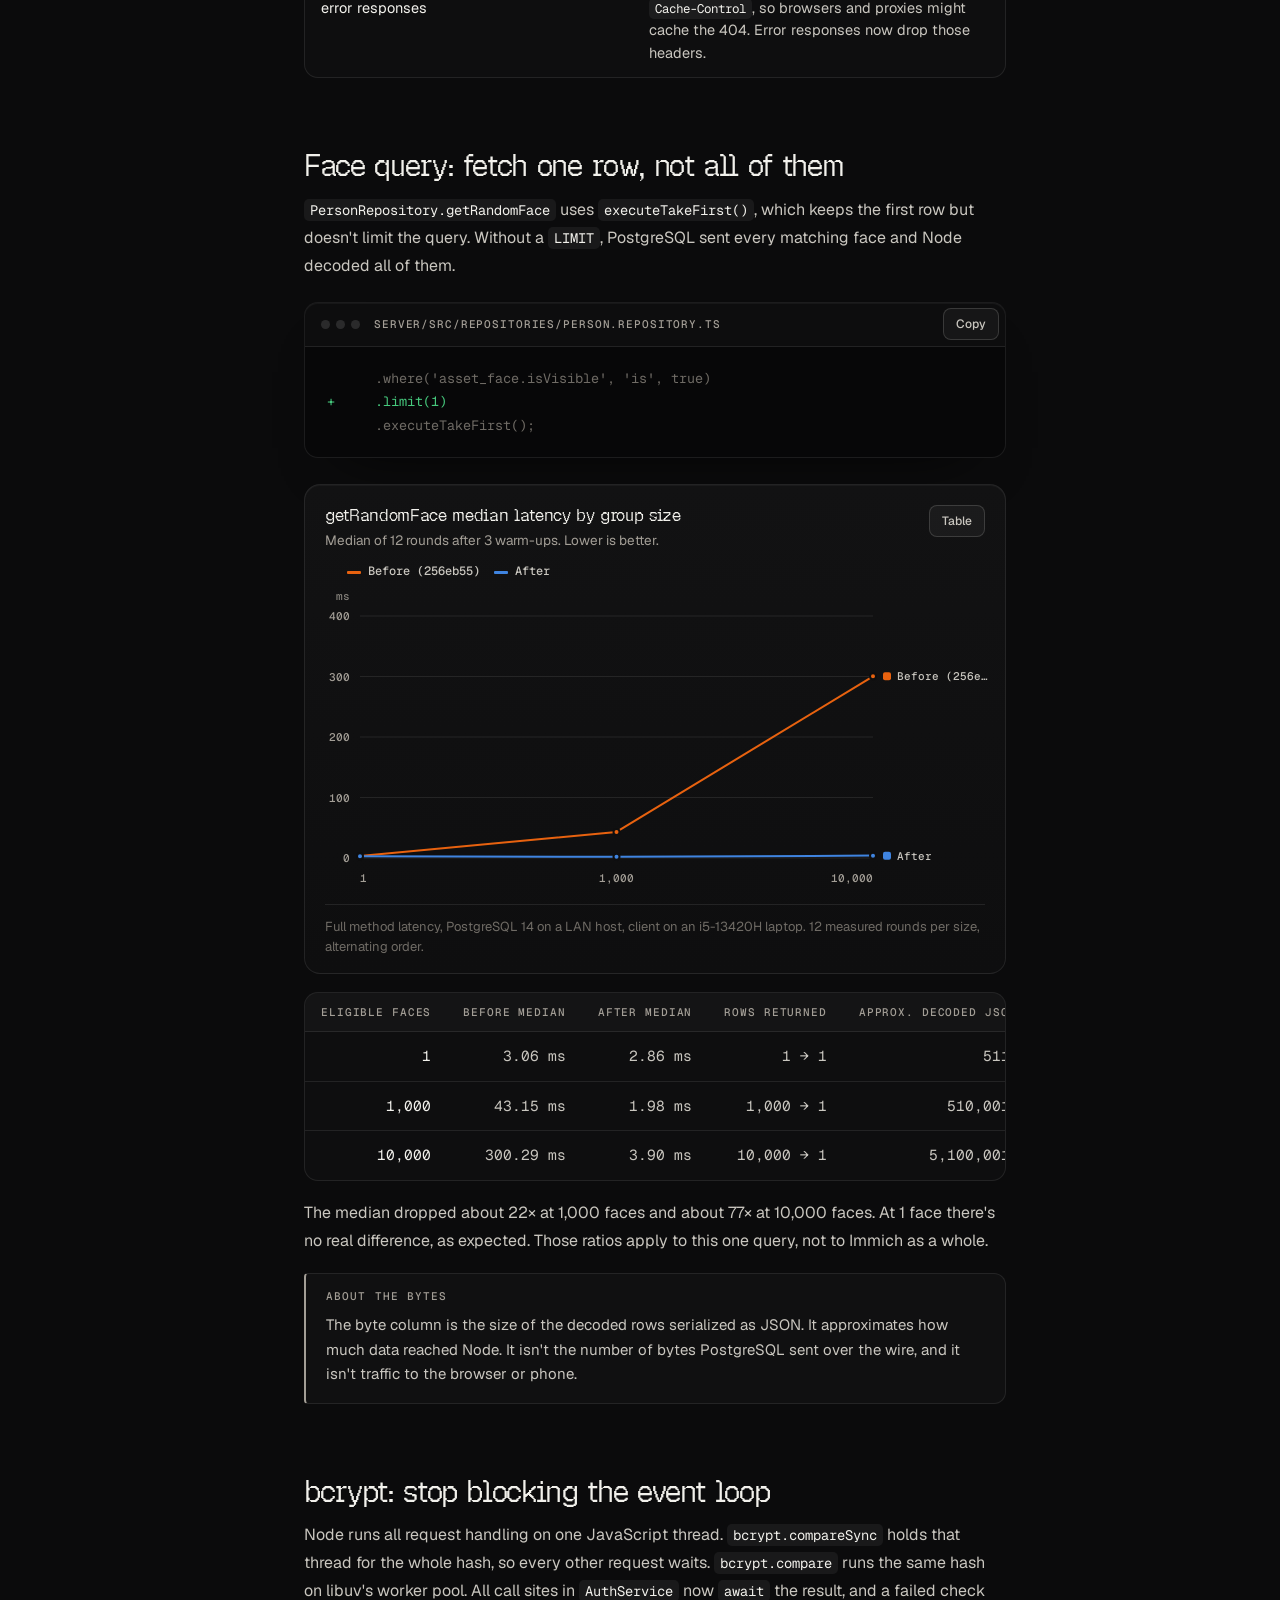
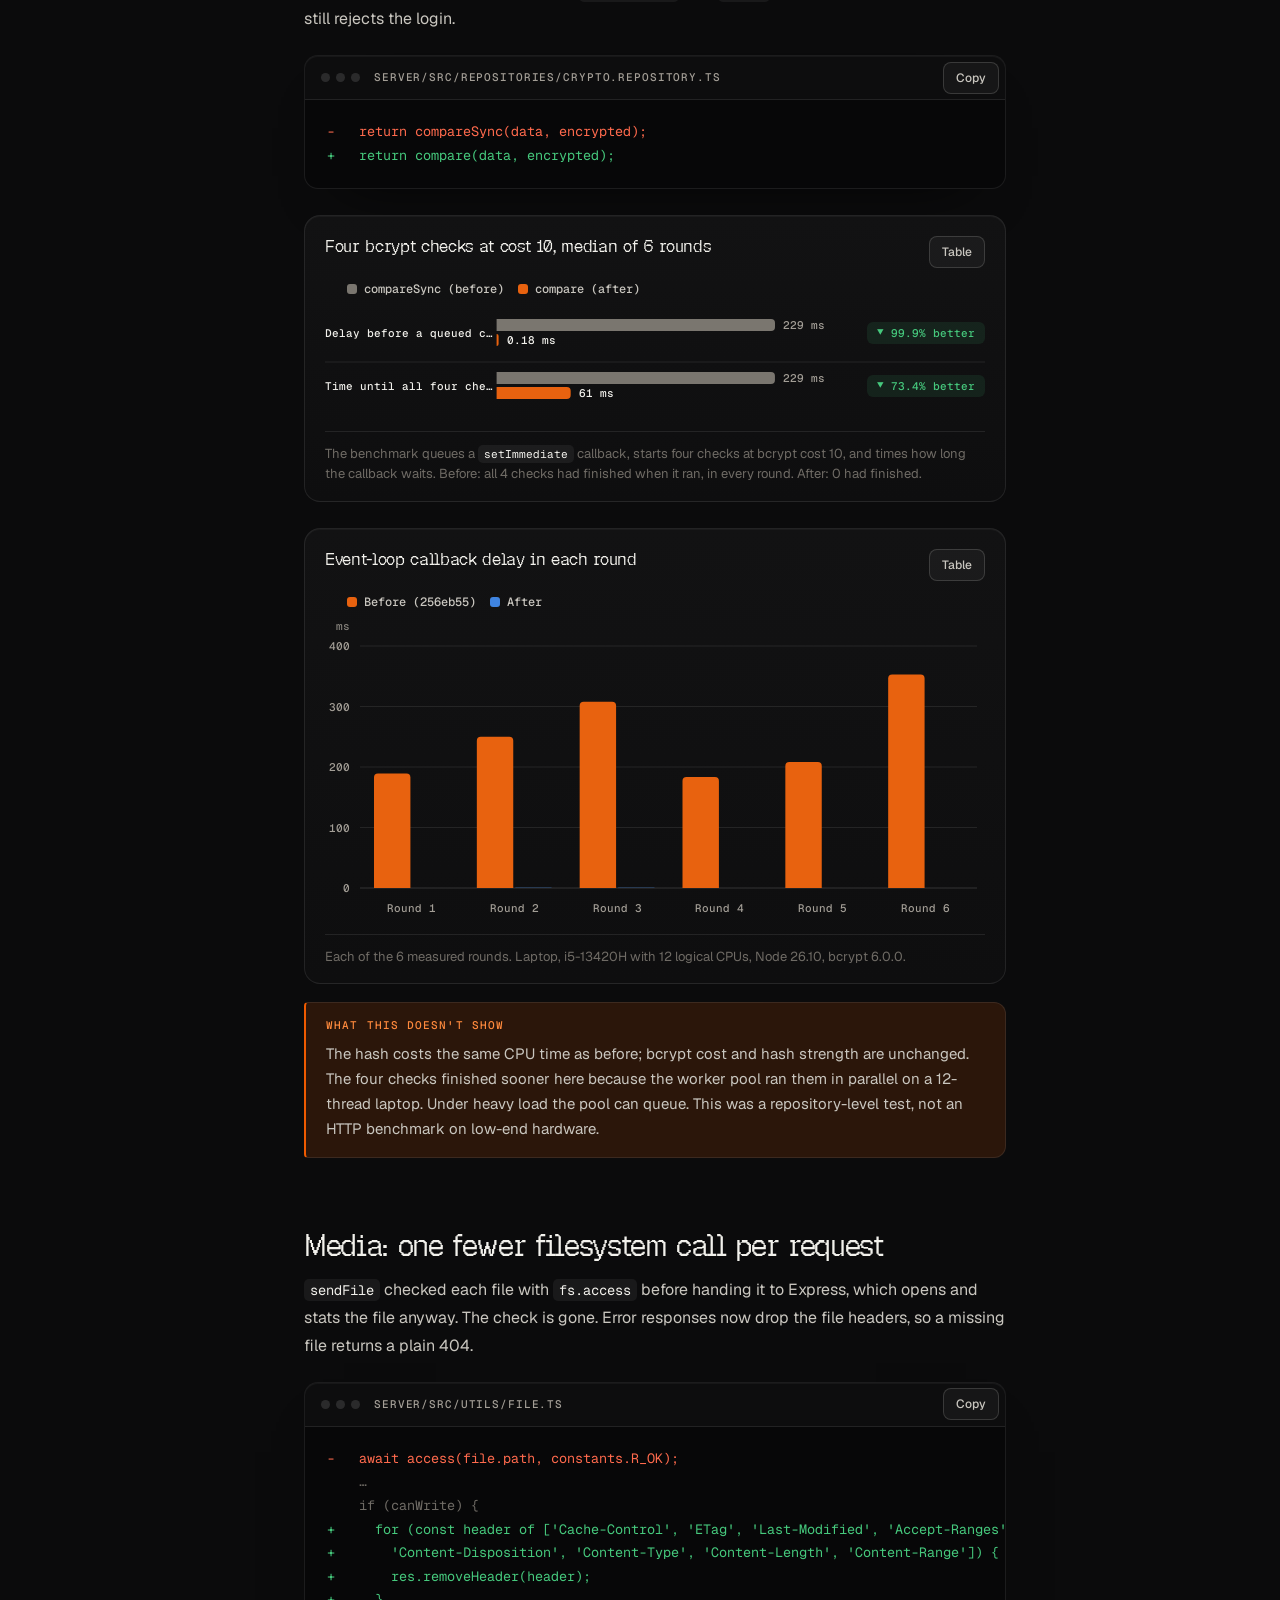
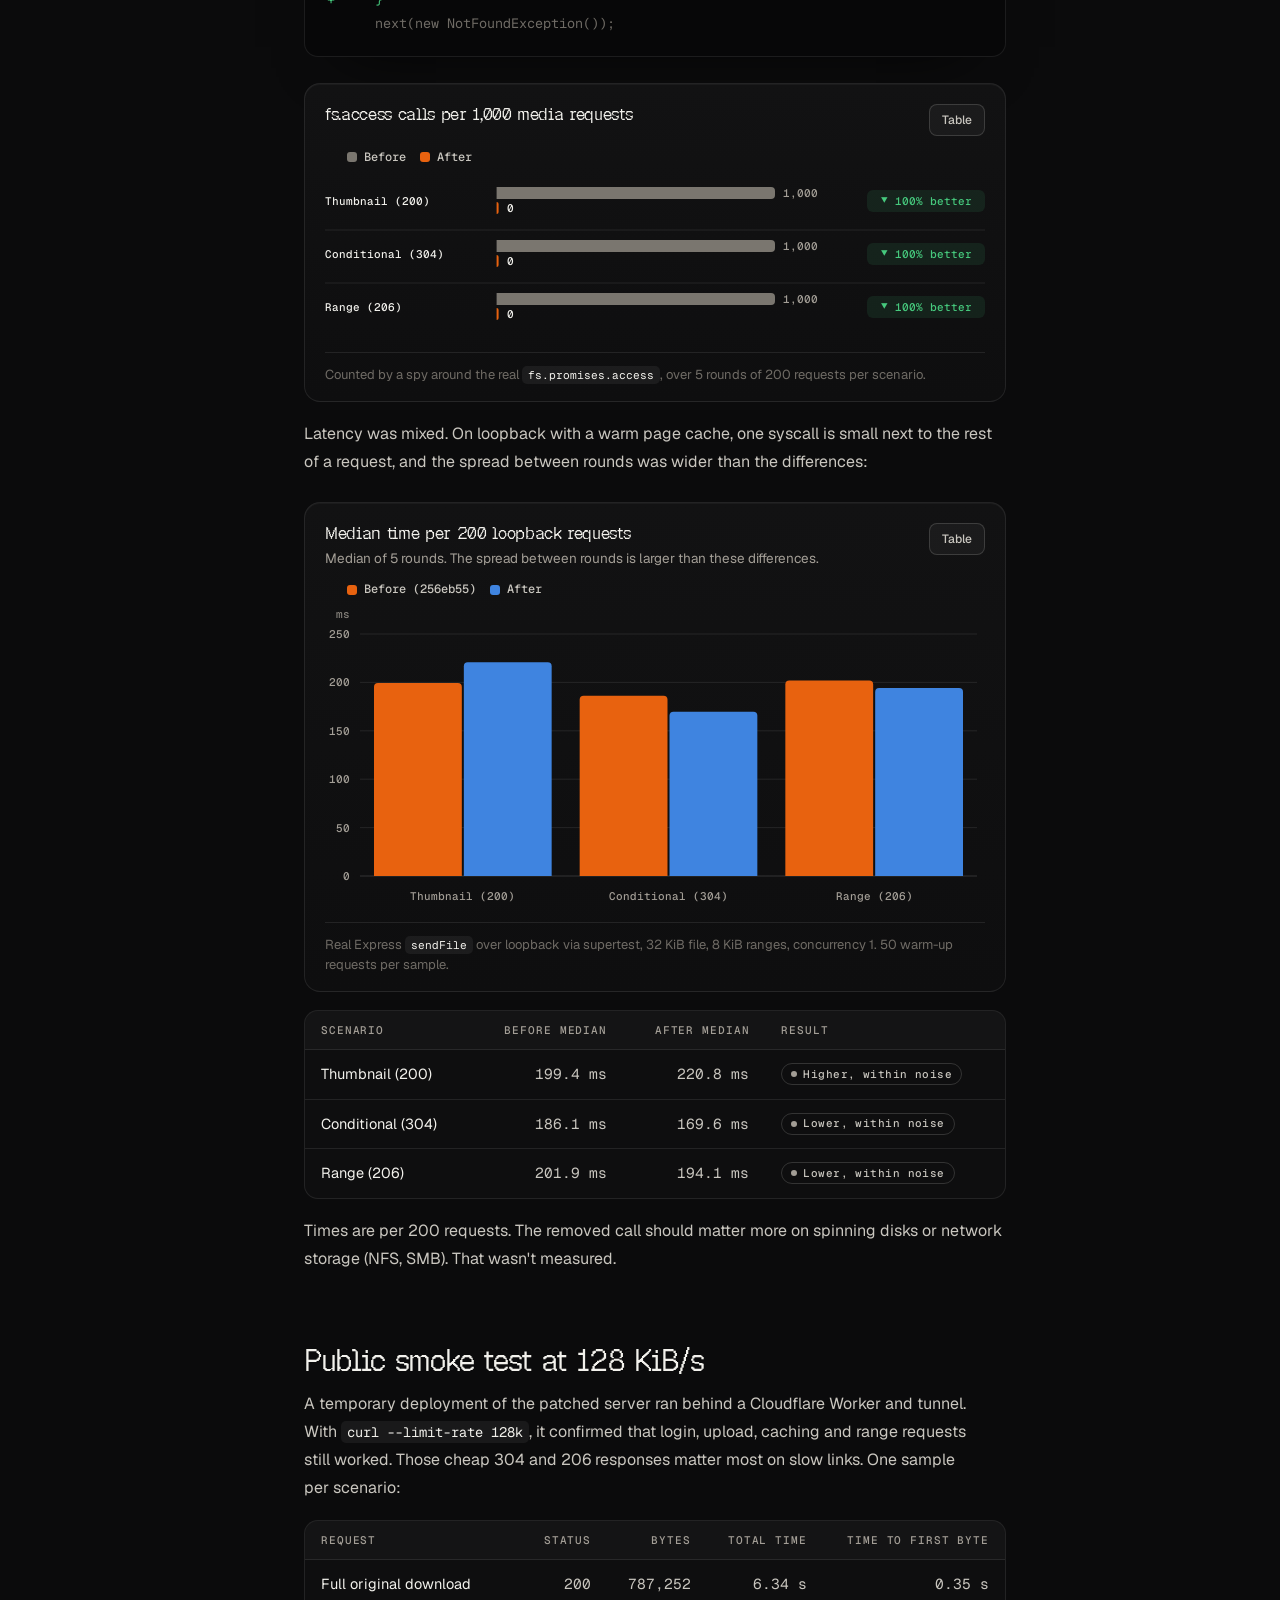
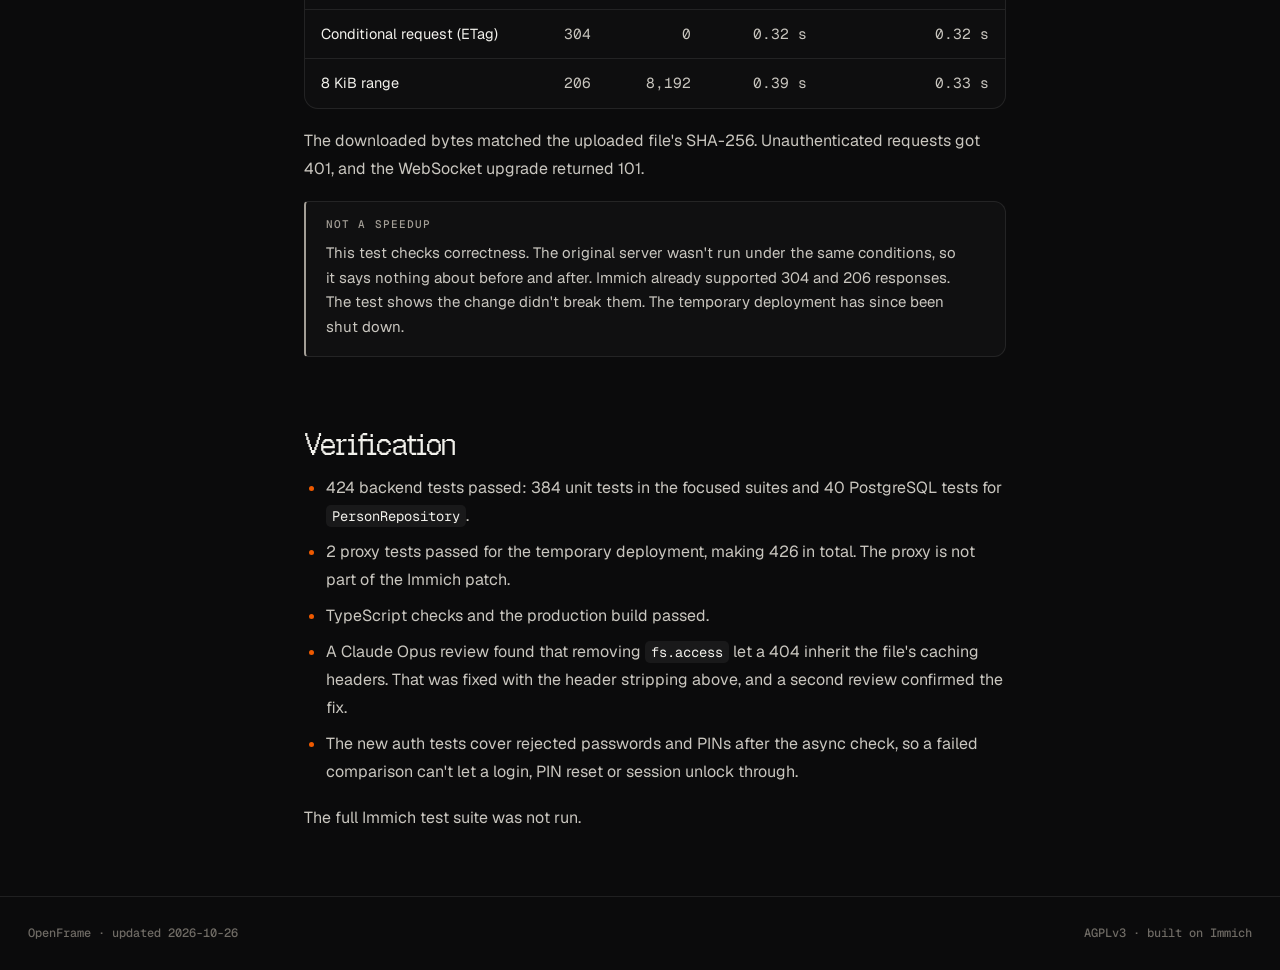
<file: docs-site/src/performance.html>
<!doctype html>
<html lang="en">
<head>
  <meta charset="utf-8">
  <meta name="viewport" content="width=device-width, initial-scale=1">
  <title>Server performance · OpenFrame</title>
  <meta name="description" content="Three small OpenFrame server changes to the Immich codebase: a LIMIT 1 on a face query, async bcrypt checks, and one fewer filesystem call per media request. Measured results and limits.">
  <link rel="icon" href="assets/favicon.svg" type="image/svg+xml">
  <link rel="stylesheet" href="assets/site.css">
  <script src="site.config.js"></script>
  <script src="assets/site.js" defer></script>
  <script src="assets/charts.js" defer></script>
</head>
<body>
  <main class="doc-main">
    <header class="doc-head">
      <p class="eyebrow cap">Performance · OpenFrame server, Immich base</p>
      <h1>Three small server changes that cut wasted work</h1>
      <p class="lede">A face query now fetches one row instead of thousands, password and PIN checks no longer block the event loop, and media responses skip a redundant filesystem call. Each result below is a focused benchmark against the upstream Immich base commit, not a measurement of the whole app.</p>
      <div class="doc-meta"><span>Base <b>256eb55</b></span><span>Measured <b>2026-10-25</b></span><span>Server only</span><span class="badge warn">Not merged upstream</span></div>
    </header>

    <article class="doc-body">
      <h2>Summary</h2>
      <div class="stats">
        <div class="stat" data-label="Face query, 10,000 faces" data-value="3.9" data-before="300.3" data-unit="ms" data-better="lower" data-note="median of 12"></div>
        <div class="stat" data-label="Rows fetched, 10,000 faces" data-value="1" data-before="10000" data-better="lower"></div>
        <div class="stat" data-label="Event-loop delay, 4 bcrypt checks" data-value="0.18" data-before="229.2" data-unit="ms" data-better="lower" data-note="CPU cost unchanged"></div>
        <div class="stat" data-label="fs.access per 1,000 media requests" data-value="0" data-before="1000" data-better="lower"></div>
      </div>
      <div class="callout warn">
        <p class="cap">Scope</p>
        <p>These are synthetic benchmarks on warm caches and shared machines. They show where each change removes work. They don't show an end-to-end speedup for Immich as a whole, and nothing here measured memory use, bandwidth to clients, packet loss or CPU throttling. See <a href="methodology.html">Methodology</a> for the full list of limits.</p>
      </div>

      <h2>What changed</h2>
      <table>
        <thead><tr><th>Change</th><th>File</th><th>Why it helps on weak hardware or networks</th></tr></thead>
        <tbody>
          <tr><td>Add <code>LIMIT 1</code> to <code>getRandomFace</code></td><td><code>person.repository.ts</code></td><td>The query fetched every visible face in a group, then kept the first one. Small servers (NAS boxes, single-board computers) now skip decoding and discarding thousands of rows.</td></tr>
          <tr><td><code>compareSync</code> → <code>compare</code> for bcrypt</td><td><code>crypto.repository.ts</code>, <code>auth.service.ts</code></td><td>Each login, password change or PIN check froze the JavaScript thread while bcrypt ran. Slow CPUs freeze it for longer. Now the hash runs on a worker thread and other requests keep moving.</td></tr>
          <tr><td>Drop the <code>fs.access</code> check before sending media</td><td><code>utils/file.ts</code></td><td>Express <code>sendFile</code> already reports a missing file, so the extra check was a second filesystem call per thumbnail or video request. That call costs more on slow disks and network storage.</td></tr>
          <tr><td>Strip file headers on error responses</td><td><code>utils/file.ts</code></td><td>Without the early check, a missing file could return a 404 that still carried the file's long-lived <code>Cache-Control</code>, so browsers and proxies might cache the 404. Error responses now drop those headers.</td></tr>
        </tbody>
      </table>

      <h2>Face query: fetch one row, not all of them</h2>
      <p><code>PersonRepository.getRandomFace</code> uses <code>executeTakeFirst()</code>, which keeps the first row but doesn't limit the query. Without a <code>LIMIT</code>, PostgreSQL sent every matching face and Node decoded all of them.</p>
      <pre data-title="server/src/repositories/person.repository.ts"><code><span class="dim">      .where('asset_face.isVisible', 'is', true)</span>
<span class="add">+     .limit(1)</span>
<span class="dim">      .executeTakeFirst();</span></code></pre>
      <figure class="chart" data-src="data/face-latency.json">
        <figcaption>Full method latency, PostgreSQL 14 on a LAN host, client on an i5-13420H laptop. 12 measured rounds per size, alternating order.</figcaption>
      </figure>
      <table>
        <thead><tr><th class="num">Eligible faces</th><th class="num">Before median</th><th class="num">After median</th><th class="num">Rows returned</th><th class="num">Approx. decoded JSON bytes</th></tr></thead>
        <tbody>
          <tr><td class="num">1</td><td class="num">3.06 ms</td><td class="num">2.86 ms</td><td class="num">1 → 1</td><td class="num">511 → 511</td></tr>
          <tr><td class="num">1,000</td><td class="num">43.15 ms</td><td class="num">1.98 ms</td><td class="num">1,000 → 1</td><td class="num">510,001 → 511</td></tr>
          <tr><td class="num">10,000</td><td class="num">300.29 ms</td><td class="num">3.90 ms</td><td class="num">10,000 → 1</td><td class="num">5,100,001 → 511</td></tr>
        </tbody>
      </table>
      <p>The median dropped about 22× at 1,000 faces and about 77× at 10,000 faces. At 1 face there's no real difference, as expected. Those ratios apply to this one query, not to Immich as a whole.</p>
      <div class="callout">
        <p class="cap">About the bytes</p>
        <p>The byte column is the size of the decoded rows serialized as JSON. It approximates how much data reached Node. It isn't the number of bytes PostgreSQL sent over the wire, and it isn't traffic to the browser or phone.</p>
      </div>

      <h2>bcrypt: stop blocking the event loop</h2>
      <p>Node runs all request handling on one JavaScript thread. <code>bcrypt.compareSync</code> holds that thread for the whole hash, so every other request waits. <code>bcrypt.compare</code> runs the same hash on libuv's worker pool. All call sites in <code>AuthService</code> now <code>await</code> the result, and a failed check still rejects the login.</p>
      <pre data-title="server/src/repositories/crypto.repository.ts"><code><span class="del">-   return compareSync(data, encrypted);</span>
<span class="add">+   return compare(data, encrypted);</span></code></pre>
      <figure class="chart" data-src="data/bcrypt-delay.json">
        <figcaption>The benchmark queues a <code>setImmediate</code> callback, starts four checks at bcrypt cost 10, and times how long the callback waits. Before: all 4 checks had finished when it ran, in every round. After: 0 had finished.</figcaption>
      </figure>
      <figure class="chart" data-src="data/bcrypt-rounds.json">
        <figcaption>Each of the 6 measured rounds. Laptop, i5-13420H with 12 logical CPUs, Node 26.10, bcrypt 6.0.0.</figcaption>
      </figure>
      <div class="callout warn">
        <p class="cap">What this doesn't show</p>
        <p>The hash costs the same CPU time as before; bcrypt cost and hash strength are unchanged. The four checks finished sooner here because the worker pool ran them in parallel on a 12-thread laptop. Under heavy load the pool can queue. This was a repository-level test, not an HTTP benchmark on low-end hardware.</p>
      </div>

      <h2>Media: one fewer filesystem call per request</h2>
      <p><code>sendFile</code> checked each file with <code>fs.access</code> before handing it to Express, which opens and stats the file anyway. The check is gone. Error responses now drop the file headers, so a missing file returns a plain 404.</p>
      <pre data-title="server/src/utils/file.ts"><code><span class="del">-   await access(file.path, constants.R_OK);</span>
<span class="dim">    …</span>
<span class="dim">    if (canWrite) {</span>
<span class="add">+     for (const header of ['Cache-Control', 'ETag', 'Last-Modified', 'Accept-Ranges',</span>
<span class="add">+       'Content-Disposition', 'Content-Type', 'Content-Length', 'Content-Range']) {</span>
<span class="add">+       res.removeHeader(header);</span>
<span class="add">+     }</span>
<span class="dim">      next(new NotFoundException());</span></code></pre>
      <figure class="chart" data-src="data/media-access.json">
        <figcaption>Counted by a spy around the real <code>fs.promises.access</code>, over 5 rounds of 200 requests per scenario.</figcaption>
      </figure>
      <p>Latency was mixed. On loopback with a warm page cache, one syscall is small next to the rest of a request, and the spread between rounds was wider than the differences:</p>
      <figure class="chart" data-src="data/media-latency.json">
        <figcaption>Real Express <code>sendFile</code> over loopback via supertest, 32 KiB file, 8 KiB ranges, concurrency 1. 50 warm-up requests per sample.</figcaption>
      </figure>
      <table>
        <thead><tr><th>Scenario</th><th class="num">Before median</th><th class="num">After median</th><th>Result</th></tr></thead>
        <tbody>
          <tr><td>Thumbnail (200)</td><td class="num">199.4 ms</td><td class="num">220.8 ms</td><td><span class="badge">Higher, within noise</span></td></tr>
          <tr><td>Conditional (304)</td><td class="num">186.1 ms</td><td class="num">169.6 ms</td><td><span class="badge">Lower, within noise</span></td></tr>
          <tr><td>Range (206)</td><td class="num">201.9 ms</td><td class="num">194.1 ms</td><td><span class="badge">Lower, within noise</span></td></tr>
        </tbody>
      </table>
      <p>Times are per 200 requests. The removed call should matter more on spinning disks or network storage (NFS, SMB). That wasn't measured.</p>

      <h2>Public smoke test at 128 KiB/s</h2>
      <p>A temporary deployment of the patched server ran behind a Cloudflare Worker and tunnel. With <code>curl --limit-rate 128k</code>, it confirmed that login, upload, caching and range requests still worked. Those cheap 304 and 206 responses matter most on slow links. One sample per scenario:</p>
      <table>
        <thead><tr><th>Request</th><th class="num">Status</th><th class="num">Bytes</th><th class="num">Total time</th><th class="num">Time to first byte</th></tr></thead>
        <tbody>
          <tr><td>Full original download</td><td class="num">200</td><td class="num">787,252</td><td class="num">6.34 s</td><td class="num">0.35 s</td></tr>
          <tr><td>Conditional request (ETag)</td><td class="num">304</td><td class="num">0</td><td class="num">0.32 s</td><td class="num">0.32 s</td></tr>
          <tr><td>8 KiB range</td><td class="num">206</td><td class="num">8,192</td><td class="num">0.39 s</td><td class="num">0.33 s</td></tr>
        </tbody>
      </table>
      <p>The downloaded bytes matched the uploaded file's SHA-256. Unauthenticated requests got 401, and the WebSocket upgrade returned 101.</p>
      <div class="callout">
        <p class="cap">Not a speedup</p>
        <p>This test checks correctness. The original server wasn't run under the same conditions, so it says nothing about before and after. Immich already supported 304 and 206 responses. The test shows the change didn't break them. The temporary deployment has since been shut down.</p>
      </div>

      <h2>Verification</h2>
      <ul>
        <li>424 backend tests passed: 384 unit tests in the focused suites and 40 PostgreSQL tests for <code>PersonRepository</code>.</li>
        <li>2 proxy tests passed for the temporary deployment, making 426 in total. The proxy is not part of the Immich patch.</li>
        <li>TypeScript checks and the production build passed.</li>
        <li>A Claude Opus review found that removing <code>fs.access</code> let a 404 inherit the file's caching headers. That was fixed with the header stripping above, and a second review confirmed the fix.</li>
        <li>The new auth tests cover rejected passwords and PINs after the async check, so a failed comparison can't let a login, PIN reset or session unlock through.</li>
      </ul>
      <p>The full Immich test suite was not run.</p>
    </article>
  </main>
</body>
</html>
</file>
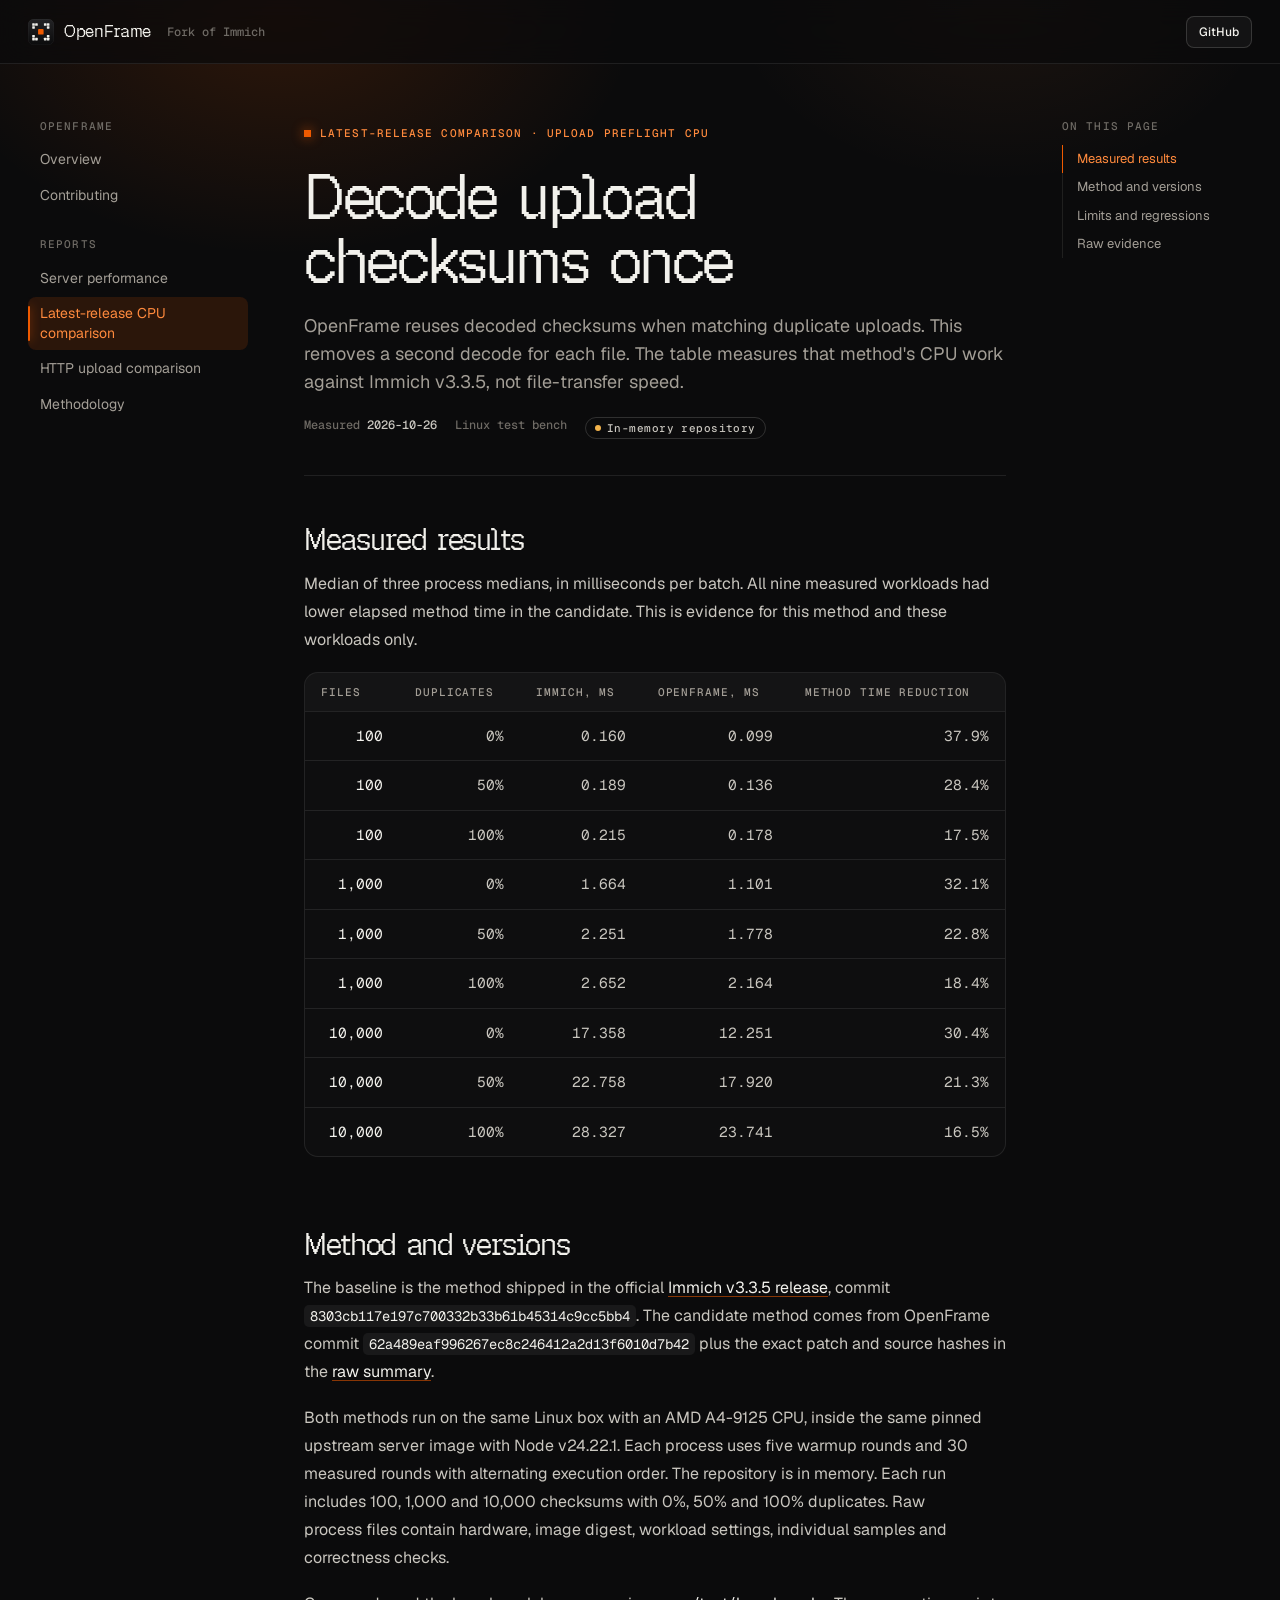
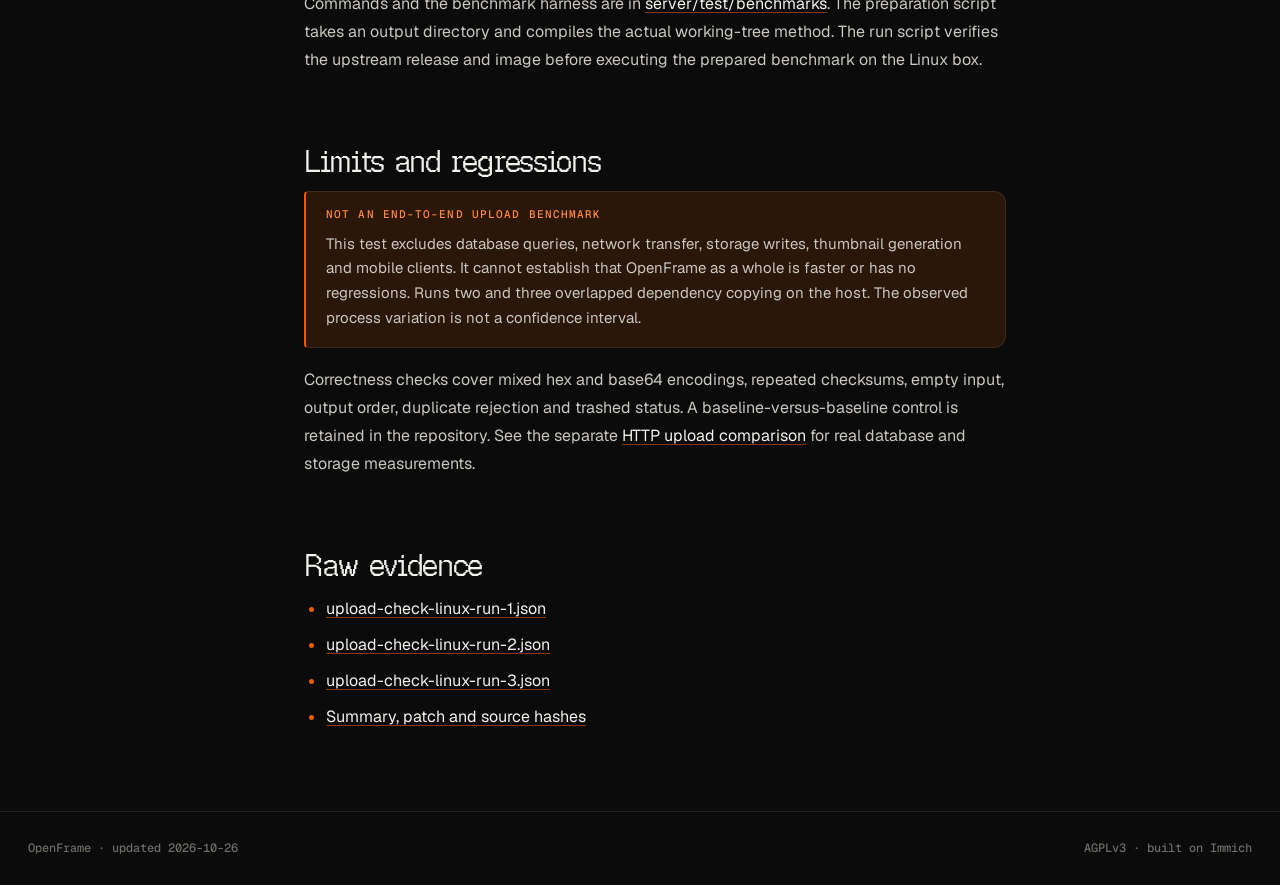
<file: docs-site/src/release-comparison.html>
<!doctype html>
<html lang="en"><head>
<meta charset="utf-8"><meta name="viewport" content="width=device-width, initial-scale=1">
<title>Upload preflight against Immich v3.3.5 · OpenFrame</title>
<meta name="description" content="Measured elapsed method time for upload duplicate checks against the latest stable Immich release. Includes raw samples and measurement limits.">
<link rel="icon" href="assets/favicon.svg" type="image/svg+xml"><link rel="stylesheet" href="assets/site.css">
<script src="site.config.js"></script><script src="assets/site.js" defer></script>
</head><body><main class="doc-main">
<header class="doc-head"><p class="eyebrow cap">Latest-release comparison · upload preflight CPU</p>
<h1>Decode upload checksums once</h1>
<p class="lede">OpenFrame reuses decoded checksums when matching duplicate uploads. This removes a second decode for each file. The table measures that method's CPU work against Immich v3.3.5, not file-transfer speed.</p>
<div class="doc-meta"><span>Measured <b>2026-10-26</b></span><span>Linux test bench</span><span class="badge warn">In-memory repository</span></div></header>
<article class="doc-body"><h2>Measured results</h2>
<p>Median of three process medians, in milliseconds per batch. All nine measured workloads had lower elapsed method time in the candidate. This is evidence for this method and these workloads only.</p>
<table><thead><tr><th>Files</th><th>Duplicates</th><th>Immich, ms</th><th>OpenFrame, ms</th><th>Method time reduction</th></tr></thead><tbody><tr><td class="num">100</td><td class="num">0%</td><td class="num">0.160</td><td class="num">0.099</td><td class="num">37.9%</td></tr>
<tr><td class="num">100</td><td class="num">50%</td><td class="num">0.189</td><td class="num">0.136</td><td class="num">28.4%</td></tr>
<tr><td class="num">100</td><td class="num">100%</td><td class="num">0.215</td><td class="num">0.178</td><td class="num">17.5%</td></tr>
<tr><td class="num">1,000</td><td class="num">0%</td><td class="num">1.664</td><td class="num">1.101</td><td class="num">32.1%</td></tr>
<tr><td class="num">1,000</td><td class="num">50%</td><td class="num">2.251</td><td class="num">1.778</td><td class="num">22.8%</td></tr>
<tr><td class="num">1,000</td><td class="num">100%</td><td class="num">2.652</td><td class="num">2.164</td><td class="num">18.4%</td></tr>
<tr><td class="num">10,000</td><td class="num">0%</td><td class="num">17.358</td><td class="num">12.251</td><td class="num">30.4%</td></tr>
<tr><td class="num">10,000</td><td class="num">50%</td><td class="num">22.758</td><td class="num">17.920</td><td class="num">21.3%</td></tr>
<tr><td class="num">10,000</td><td class="num">100%</td><td class="num">28.327</td><td class="num">23.741</td><td class="num">16.5%</td></tr></tbody></table>
<h2>Method and versions</h2>
<p>The baseline is the method shipped in the official <a href="https://github.com/immich-app/immich/releases/tag/v3.3.5">Immich v3.3.5 release</a>, commit <code>8303cb117e197c700332b33b61b45314c9cc5bb4</code>. The candidate method comes from OpenFrame commit <code>62a489eaf996267ec8c246412a2d13f6010d7b42</code> plus the exact patch and source hashes in the <a href="data/raw/upload-check-linux-summary.json">raw summary</a>.</p>
<p>Both methods run on the same Linux box with an AMD A4-9125 CPU, inside the same pinned upstream server image with Node v24.22.1. Each process uses five warmup rounds and 30 measured rounds with alternating execution order. The repository is in memory. Each run includes 100, 1,000 and 10,000 checksums with 0%, 50% and 100% duplicates. Raw process files contain hardware, image digest, workload settings, individual samples and correctness checks.</p>
<p>Commands and the benchmark harness are in <a href="https://github.com/Ghoststack0/OpenFrame/tree/HEAD/server/test/benchmarks">server/test/benchmarks</a>. The preparation script takes an output directory and compiles the actual working-tree method. The run script verifies the upstream release and image before executing the prepared benchmark on the Linux box.</p>
<h2>Limits and regressions</h2>
<div class="callout warn"><p class="cap">Not an end-to-end upload benchmark</p><p>This test excludes database queries, network transfer, storage writes, thumbnail generation and mobile clients. It cannot establish that OpenFrame as a whole is faster or has no regressions. Runs two and three overlapped dependency copying on the host. The observed process variation is not a confidence interval.</p></div>
<p>Correctness checks cover mixed hex and base64 encodings, repeated checksums, empty input, output order, duplicate rejection and trashed status. A baseline-versus-baseline control is retained in the repository. See the separate <a href="http-comparison.html">HTTP upload comparison</a> for real database and storage measurements.</p>
<h2>Raw evidence</h2><ul><li><a href="data/raw/upload-check-linux-run-1.json">upload-check-linux-run-1.json</a></li><li><a href="data/raw/upload-check-linux-run-2.json">upload-check-linux-run-2.json</a></li><li><a href="data/raw/upload-check-linux-run-3.json">upload-check-linux-run-3.json</a></li><li><a href="data/raw/upload-check-linux-summary.json">Summary, patch and source hashes</a></li></ul>
</article></main></body></html>
</file>
<file: docs-site/src/assets/site.css>
/* a.yash0.in site kit: the also.codes dark system, tuned for docs and performance reports. */

@font-face { font-family: 'Geist Pixel'; src: url('fonts/GeistPixel-Square.woff2') format('woff2'); font-weight: 100 900; font-display: swap; }

@font-face { font-family: 'Geist'; src: url('fonts/Geist-Variable.woff2') format('woff2'); font-weight: 100 900; font-style: normal; font-display: swap; }
@font-face { font-family: 'Geist Mono'; src: url('fonts/GeistMono-Variable.woff2') format('woff2'); font-weight: 100 900; font-style: normal; font-display: swap; }

:root {
  --bg: #0b0b0c;
  --panel: #131314;
  --panel-2: #0e0e0f;
  --ink: #f2f1ec;
  --ink-2: #c9c6bf;
  --mute: #a39e96;
  --faint: #6f6b65;
  --line: rgba(242, 241, 236, 0.09);
  --line-2: rgba(242, 241, 236, 0.16);
  --accent: #ef5a00;
  --accent-2: #ff8a3d;
  --accent-soft: rgba(239, 90, 0, 0.14);
  --ok: #46c97d;
  --warn: #f2b34b;
  --danger: #ff6a4d;
  /* Chart series, fixed order. Validated against --panel-2 for dark mode and colorblind separation. */
  --c1: #e8620f;
  --c2: #3f84e0;
  --c3: #b08a1e;
  --c4: #9a6ad6;
  --c5: #1f9e80;
  --c-before: #7a766f;
  --ease: cubic-bezier(0.16, 1, 0.3, 1);
  --sans: Geist, ui-sans-serif, system-ui, -apple-system, sans-serif;
  --mono: 'Geist Mono', ui-monospace, SFMono-Regular, Menlo, monospace;
  --pixel: 'Geist Pixel', var(--mono);
  color-scheme: dark;
}

*, *::before, *::after { box-sizing: border-box; }
html { overflow-x: clip; scroll-padding-top: 96px; -webkit-text-size-adjust: 100%; }
body {
  margin: 0;
  min-height: 100dvh;
  background: var(--bg);
  color: var(--ink);
  font: 16px/1.55 var(--sans);
  -webkit-font-smoothing: antialiased;
  overflow-x: clip;
}
::selection { background: rgba(239, 90, 0, 0.35); color: #fff; }
a { color: inherit; text-decoration: none; }
button { font: inherit; color: inherit; }
h1, h2, h3, h4 { margin: 0; font-family: var(--pixel); font-weight: 500; letter-spacing: -0.045em; line-height: 1.04; text-wrap: balance; }
p { margin: 0; text-wrap: pretty; }
code, pre { font-family: var(--mono); }
:not(pre) > code { font-size: 0.86em; padding: 2px 6px; border-radius: 5px; background: rgba(255, 255, 255, 0.06); color: var(--ink); }
:focus-visible { outline: 2px solid var(--accent-2); outline-offset: 4px; border-radius: 4px; }
.muted { color: var(--mute); }
.cap { font: 500 11px/1.2 var(--mono); letter-spacing: 0.1em; text-transform: uppercase; }
.eyebrow { display: inline-flex; align-items: center; gap: 9px; color: var(--accent-2); }
.eyebrow::before { content: ''; width: 7px; height: 7px; background: var(--accent); box-shadow: 0 0 12px rgba(239, 90, 0, 0.8); }
.skip-link { position: fixed; left: 20px; top: -100px; z-index: 100; padding: 12px 20px; border-radius: 30px; background: var(--ink); color: var(--bg); }
.skip-link:focus { top: 12px; }

/* ---------- buttons ---------- */

.btn {
  display: inline-flex; align-items: center; justify-content: center; gap: 8px;
  height: 40px; padding: 0 18px;
  border: 1px solid var(--line-2); border-radius: 999px;
  background: rgba(255, 255, 255, 0.04);
  font: 500 14px/1 var(--sans); white-space: nowrap; cursor: pointer;
  transition: transform 0.35s var(--ease), background 0.3s, border-color 0.3s;
}
.btn:hover { background: rgba(255, 255, 255, 0.09); border-color: rgba(255, 255, 255, 0.26); }
.btn:active { transform: translateY(1px) scale(0.985); }
.btn-primary { border-color: transparent; background: linear-gradient(#ff7a2a, var(--accent)); color: #fff; box-shadow: inset 0 1px 0 rgba(255, 255, 255, 0.35), 0 8px 22px -8px rgba(239, 90, 0, 0.75); }
.btn-primary:hover { background: linear-gradient(#ff8a3d, #f56400); border-color: transparent; }
.btn-sm { height: 32px; padding: 0 12px; border-radius: 8px; font-size: 12px; }

/* ---------- top bar ---------- */

.topbar {
  position: fixed; inset: 0 0 auto; z-index: 20;
  display: flex; align-items: center; gap: 16px;
  height: 64px; padding: 0 28px;
  border-bottom: 1px solid var(--line);
  background: rgba(11, 11, 12, 0.78);
  backdrop-filter: blur(14px) saturate(1.4);
}
.brand { display: inline-flex; align-items: center; gap: 10px; min-width: 0; font: 500 17px/1 var(--pixel); letter-spacing: -0.02em; }
.brand img { width: 26px; height: 26px; flex: none; }
.brand span { overflow: hidden; text-overflow: ellipsis; white-space: nowrap; }
.topbar .crumb { color: var(--faint); font: 500 12px/1 var(--mono); }
.topbar .crumb a:hover { color: var(--ink); }
.topbar nav { display: flex; gap: 6px; margin-left: auto; }

/* ---------- three-column docs layout ---------- */

.docs {
  position: relative;
  display: grid; grid-template-columns: 220px minmax(0, 1fr) 190px; gap: 56px;
  width: 100%; max-width: 1304px; margin: 0 auto; padding: 120px 28px 64px;
}
.docs.wide { grid-template-columns: 220px minmax(0, 1fr); }
.docs::before {
  content: ''; position: absolute; inset: 0 0 auto; height: 520px; z-index: -1; pointer-events: none;
  background:
    radial-gradient(40% 70% at 22% 0%, rgba(239, 90, 0, 0.16), transparent 70%),
    radial-gradient(30% 50% at 78% 0%, rgba(255, 138, 61, 0.07), transparent 70%);
}

.doc-menu { position: sticky; top: 96px; max-height: calc(100dvh - 120px); overflow-y: auto; scrollbar-width: thin; }
.doc-menu > summary { display: none; }
.doc-nav-group + .doc-nav-group { margin-top: 26px; }
.doc-nav .cap { margin-bottom: 10px; padding-left: 12px; color: var(--faint); }
.doc-nav ul { list-style: none; margin: 0; padding: 0; display: grid; gap: 2px; }
.doc-nav a { position: relative; display: block; padding: 7px 12px; border-radius: 8px; color: var(--mute); font-size: 14px; line-height: 1.4; transition: color 0.2s, background 0.2s; }
.doc-nav a:hover { color: var(--ink); background: rgba(255, 255, 255, 0.04); }
.doc-nav a[aria-current='page'] { color: var(--accent-2); background: var(--accent-soft); }
.doc-nav a[aria-current='page']::before { content: ''; position: absolute; left: 0; top: 9px; bottom: 9px; width: 2px; border-radius: 2px; background: var(--accent); box-shadow: 0 0 10px rgba(239, 90, 0, 0.8); }

.doc-toc { position: sticky; top: 96px; align-self: start; }
.doc-toc .cap { margin-bottom: 12px; color: var(--faint); }
.doc-toc ul { list-style: none; margin: 0; padding: 0; border-left: 1px solid var(--line); }
.doc-toc a { display: block; margin-left: -1px; padding: 5px 0 5px 14px; border-left: 1px solid transparent; color: var(--mute); font-size: 13px; line-height: 1.4; transition: color 0.2s, border-color 0.2s; }
.doc-toc a:hover { color: var(--ink); }
.doc-toc a.on { color: var(--accent-2); border-left-color: var(--accent); }

/* ---------- page head ---------- */

.doc-main { min-width: 0; max-width: 800px; }
.docs.wide .doc-main { max-width: 1040px; }
.doc-head { padding-bottom: 36px; margin-bottom: 40px; border-bottom: 1px solid var(--line); }
.doc-head h1 { margin: 20px 0 18px; font-size: clamp(38px, 5.4vw, 62px); }
.doc-head .lede { max-width: 60ch; color: var(--mute); font-size: 18px; }
.doc-meta { display: flex; flex-wrap: wrap; gap: 8px 18px; margin-top: 22px; color: var(--faint); font: 500 12px/1.4 var(--mono); }
.doc-meta b { color: var(--ink-2); font-weight: 500; }

/* ---------- prose ---------- */

.doc-body { color: var(--ink-2); font-size: 16px; line-height: 1.75; }
.doc-body > * + * { margin-top: 18px; }
.doc-body h2 { margin-top: 64px; padding-top: 8px; color: var(--ink); font-size: 30px; scroll-margin-top: 104px; }
.doc-body > h2:first-child { margin-top: 0; }
.doc-body h3 { margin-top: 36px; color: var(--ink); font-size: 20px; letter-spacing: -0.03em; scroll-margin-top: 104px; }
.doc-body h2 + *, .doc-body h3 + * { margin-top: 14px; }
.doc-anchor { margin-left: 12px; color: var(--faint); font-family: var(--mono); font-size: 0.6em; opacity: 0; transition: opacity 0.2s, color 0.2s; }
.doc-body :is(h2, h3):hover .doc-anchor, .doc-anchor:focus-visible { opacity: 1; }
.doc-anchor:hover { color: var(--accent-2); }
.doc-body :is(p, li, td, .callout) a { color: var(--ink); text-decoration: underline; text-decoration-color: rgba(239, 90, 0, 0.55); text-underline-offset: 3px; }
.doc-body :is(p, li, td, .callout) a:hover { color: var(--accent-2); text-decoration-color: var(--accent-2); }
.doc-body strong { color: var(--ink); font-weight: 600; }
.doc-body ul, .doc-body ol { padding-left: 22px; }
.doc-body li + li { margin-top: 8px; }
.doc-body ul li::marker { color: var(--accent); }
.doc-body ol li::marker { color: var(--mute); font-family: var(--mono); font-size: 0.86em; }
.doc-body hr { height: 1px; margin: 48px 0; border: 0; background: var(--line); }
.doc-body img { max-width: 100%; border: 1px solid var(--line); border-radius: 14px; }

/* ---------- code ---------- */

.code { margin: 22px 0 0; overflow: hidden; border: 1px solid var(--line); border-radius: 14px; background: #070708; box-shadow: 0 30px 60px -40px rgba(0, 0, 0, 0.9), inset 0 1px 0 rgba(255, 255, 255, 0.04); }
.code figcaption { display: flex; align-items: center; gap: 6px; min-height: 44px; padding: 4px 6px 4px 16px; border-bottom: 1px solid var(--line); background: rgba(255, 255, 255, 0.025); }
.code figcaption i { width: 9px; height: 9px; border-radius: 50%; background: rgba(255, 255, 255, 0.12); }
.code figcaption span { margin: 0 auto 0 8px; color: var(--mute); font: 500 11px/1 var(--mono); letter-spacing: 0.08em; text-transform: uppercase; }
.code pre { margin: 0; padding: 20px 22px; overflow-x: auto; color: var(--ink); font: 13.5px/1.75 var(--mono); scrollbar-width: thin; }
.code code { padding: 0; background: none; font-size: inherit; color: inherit; }
.code .add { color: var(--ok); }
.code .del { color: var(--danger); }
.code .dim { color: var(--faint); }

/* ---------- tables ---------- */

.table { overflow-x: auto; border: 1px solid var(--line); border-radius: 14px; background: rgba(255, 255, 255, 0.015); }
.table table { width: 100%; border-collapse: collapse; font-size: 14.5px; line-height: 1.55; }
.table th { padding: 12px 16px; color: var(--mute); background: rgba(255, 255, 255, 0.025); font: 500 11px/1.3 var(--mono); letter-spacing: 0.08em; text-transform: uppercase; text-align: left; white-space: nowrap; }
.table td { padding: 13px 16px; border-top: 1px solid var(--line); vertical-align: top; }
.table td:first-child { color: var(--ink); }
.table :is(th, td).num { text-align: right; font-family: var(--mono); font-variant-numeric: tabular-nums; }
.table tr:hover td { background: rgba(255, 255, 255, 0.015); }

/* ---------- callouts ---------- */

.callout { display: grid; gap: 6px; padding: 16px 18px 16px 20px; border: 1px solid var(--line); border-left: 2px solid var(--mute); border-radius: 4px 12px 12px 4px; background: rgba(255, 255, 255, 0.025); font-size: 15px; line-height: 1.65; }
.callout > .cap { color: var(--mute); }
.callout.tip { border-left-color: var(--ok); background: rgba(70, 201, 125, 0.05); }
.callout.tip > .cap { color: var(--ok); }
.callout.warn { border-left-color: var(--accent); background: var(--accent-soft); }
.callout.warn > .cap { color: var(--accent-2); }
.callout > * + * { margin-top: 4px; }

/* ---------- steps ---------- */

.doc-body ol.steps { list-style: none; counter-reset: step; padding: 0; }
.steps > li { counter-increment: step; position: relative; margin: 0 !important; padding: 0 0 30px 56px; }
.steps > li::before { content: counter(step, decimal-leading-zero); position: absolute; left: 0; top: 0; display: grid; place-items: center; width: 36px; height: 36px; border: 1px solid var(--line-2); border-radius: 10px; background: var(--panel); color: var(--accent-2); font: 500 12px/1 var(--mono); }
.steps > li::after { content: ''; position: absolute; left: 18px; top: 44px; bottom: 8px; width: 1px; background: linear-gradient(var(--line-2), transparent); }
.steps > li:last-child { padding-bottom: 0; }
.steps > li:last-child::after { display: none; }
.steps h3 { margin: 6px 0 10px !important; font-size: 19px; }

/* ---------- cards ---------- */

.cards { display: grid; grid-template-columns: repeat(auto-fill, minmax(220px, 1fr)); gap: 12px; }
.card { position: relative; display: grid; align-content: start; gap: 8px; padding: 20px; border: 1px solid var(--line); border-radius: 14px; background: linear-gradient(180deg, rgba(255, 255, 255, 0.035), rgba(255, 255, 255, 0.01)); transition: border-color 0.3s, transform 0.4s var(--ease), background 0.3s; }
.card b { color: var(--ink); font: 500 17px/1.2 var(--pixel); letter-spacing: -0.02em; }
.card span { color: var(--mute); font-size: 14px; line-height: 1.5; }
a.card { padding-right: 44px; text-decoration: none !important; }
a.card::after { content: '↗'; position: absolute; top: 20px; right: 20px; color: var(--faint); transition: color 0.3s, transform 0.4s var(--ease); }
a.card:hover { border-color: rgba(239, 90, 0, 0.45); background: linear-gradient(180deg, rgba(239, 90, 0, 0.09), rgba(239, 90, 0, 0.02)); transform: translateY(-2px); }
a.card:hover::after { color: var(--accent-2); transform: translate(2px, -2px); }

/* ---------- badges ---------- */

.badge { display: inline-flex; align-items: center; gap: 6px; height: 22px; padding: 0 9px; border: 1px solid var(--line-2); border-radius: 999px; color: var(--ink-2); font: 500 11px/1 var(--mono); letter-spacing: 0.04em; white-space: nowrap; vertical-align: 2px; }
.badge::before { content: ''; width: 6px; height: 6px; border-radius: 50%; background: var(--mute); }
.badge.ok::before { background: var(--ok); }
.badge.warn::before { background: var(--warn); }
.badge.bad::before { background: var(--danger); }

/* ---------- stat tiles ---------- */

.stats { display: grid; grid-template-columns: repeat(auto-fit, minmax(160px, 1fr)); gap: 12px; }
.stat { display: grid; align-content: start; gap: 10px; padding: 18px 18px 16px; border: 1px solid var(--line); border-radius: 14px; background: linear-gradient(180deg, #141415, #0e0e0f); box-shadow: inset 0 1px 0 rgba(255, 255, 255, 0.04); }
.stat > .cap { color: var(--mute); }
.stat-value { color: var(--ink); font: 500 34px/1 var(--pixel); letter-spacing: -0.04em; font-variant-numeric: tabular-nums; }
.stat-value small { margin-left: 4px; color: var(--mute); font: 500 14px/1 var(--mono); letter-spacing: 0; }
.stat-foot { display: flex; flex-wrap: wrap; align-items: center; gap: 6px 10px; color: var(--faint); font: 500 12px/1.3 var(--mono); }
.delta { display: inline-flex; align-items: center; gap: 4px; height: 22px; padding: 0 8px; border-radius: 6px; font: 500 12px/1 var(--mono); }
.delta.good { color: var(--ok); background: rgba(70, 201, 125, 0.1); }
.delta.bad { color: var(--danger); background: rgba(255, 106, 77, 0.1); }
.delta.flat { color: var(--mute); background: rgba(255, 255, 255, 0.05); }

/* ---------- charts ---------- */

.chart { position: relative; margin: 26px 0 0; padding: 20px 20px 16px; border: 1px solid var(--line); border-radius: 16px; background: linear-gradient(180deg, #121213, var(--panel-2)); box-shadow: inset 0 1px 0 rgba(255, 255, 255, 0.04); }
.chart-head { display: flex; flex-wrap: wrap; align-items: flex-start; gap: 10px 16px; margin-bottom: 14px; }
.chart-title { flex: 1 1 240px; display: grid; gap: 4px; }
.chart-title b { color: var(--ink); font: 500 17px/1.25 var(--pixel); letter-spacing: -0.02em; }
.chart-title span { color: var(--mute); font-size: 13.5px; line-height: 1.45; }
.chart-legend { display: flex; flex-wrap: wrap; gap: 6px 14px; margin: 0 0 12px; padding: 0; list-style: none; color: var(--ink-2); font: 500 12px/1.3 var(--mono); }
.chart-legend li { display: inline-flex; align-items: center; gap: 7px; margin: 0 !important; }
.chart-legend i { width: 10px; height: 10px; border-radius: 3px; }
.chart-legend i.line { height: 3px; border-radius: 1px; width: 14px; }
.chart-plot { position: relative; }
.chart-plot svg { display: block; width: 100%; height: auto; overflow: visible; }
.chart svg text { fill: var(--mute); font: 500 11px var(--mono); font-variant-numeric: tabular-nums; }
.chart svg text.ink { fill: var(--ink-2); }
.chart svg text.strong { fill: var(--ink); }
.chart svg .grid { stroke: var(--line); stroke-width: 1; }
.chart svg .axis { stroke: var(--line-2); stroke-width: 1; }
.chart svg .cross { stroke: var(--line-2); stroke-width: 1; }
.chart svg .mark-line { stroke: var(--faint); stroke-width: 1; stroke-dasharray: 3 4; }
.chart figcaption { margin-top: 12px; padding-top: 12px; border-top: 1px solid var(--line); color: var(--faint); font-size: 13px; line-height: 1.55; }
.chart .table { margin-top: 12px; }
.chart-tip {
  position: absolute; z-index: 5; pointer-events: none;
  min-width: 150px; padding: 10px 12px;
  border: 1px solid var(--line-2); border-radius: 10px;
  background: rgba(19, 19, 20, 0.96); box-shadow: 0 18px 40px -18px rgba(0, 0, 0, 0.9);
  font: 500 12px/1.5 var(--mono); color: var(--ink-2);
  opacity: 0; transform: translateY(4px); transition: opacity 0.15s, transform 0.15s;
}
.chart-tip.on { opacity: 1; transform: none; }
.chart-tip b { display: block; margin-bottom: 4px; color: var(--ink); font-weight: 500; }
.chart-tip div { display: flex; align-items: center; gap: 8px; }
.chart-tip div i { width: 8px; height: 8px; border-radius: 2px; flex: none; }
.chart-tip div span { margin-left: auto; padding-left: 14px; color: var(--ink); }
.chart-error { color: var(--danger); font: 500 13px/1.5 var(--mono); }

/* ---------- footer ---------- */

.site-foot { display: flex; flex-wrap: wrap; justify-content: space-between; gap: 12px; max-width: 1304px; margin: 0 auto; padding: 28px; border-top: 1px solid var(--line); color: var(--faint); font: 500 12px/1.4 var(--mono); }
.site-foot a:hover { color: var(--ink); }

/* ---------- responsive ---------- */

@media (max-width: 1180px) {
  .docs { grid-template-columns: 220px minmax(0, 1fr); }
  .doc-toc { display: none; }
}

@media (max-width: 860px) {
  .topbar { padding: 0 18px; }
  .topbar .crumb { display: none; }
  .docs, .docs.wide { grid-template-columns: minmax(0, 1fr); gap: 0; padding: 92px 18px 48px; }
  .doc-menu { position: static; max-height: none; margin-bottom: 28px; border: 1px solid var(--line); border-radius: 12px; background: var(--panel-2); }
  .doc-menu > summary { display: flex; align-items: center; justify-content: space-between; padding: 12px 14px; cursor: pointer; list-style: none; color: var(--ink-2); font: 500 12px/1 var(--mono); letter-spacing: 0.08em; text-transform: uppercase; }
  .doc-menu > summary::after { content: '+'; color: var(--accent-2); }
  .doc-menu[open] > summary::after { content: '−'; }
  .doc-menu .doc-nav { padding: 4px 6px 14px; }
  .chart { padding: 16px 14px 12px; }
}

@media (prefers-reduced-motion: reduce) {
  *, *::before, *::after { transition-duration: 0.01ms !important; animation-duration: 0.01ms !important; }
}

@media print {
  .topbar, .doc-side, .doc-toc, .chart-head .btn, .site-foot { display: none !important; }
  .docs { display: block; padding: 0; }
}
</file>
